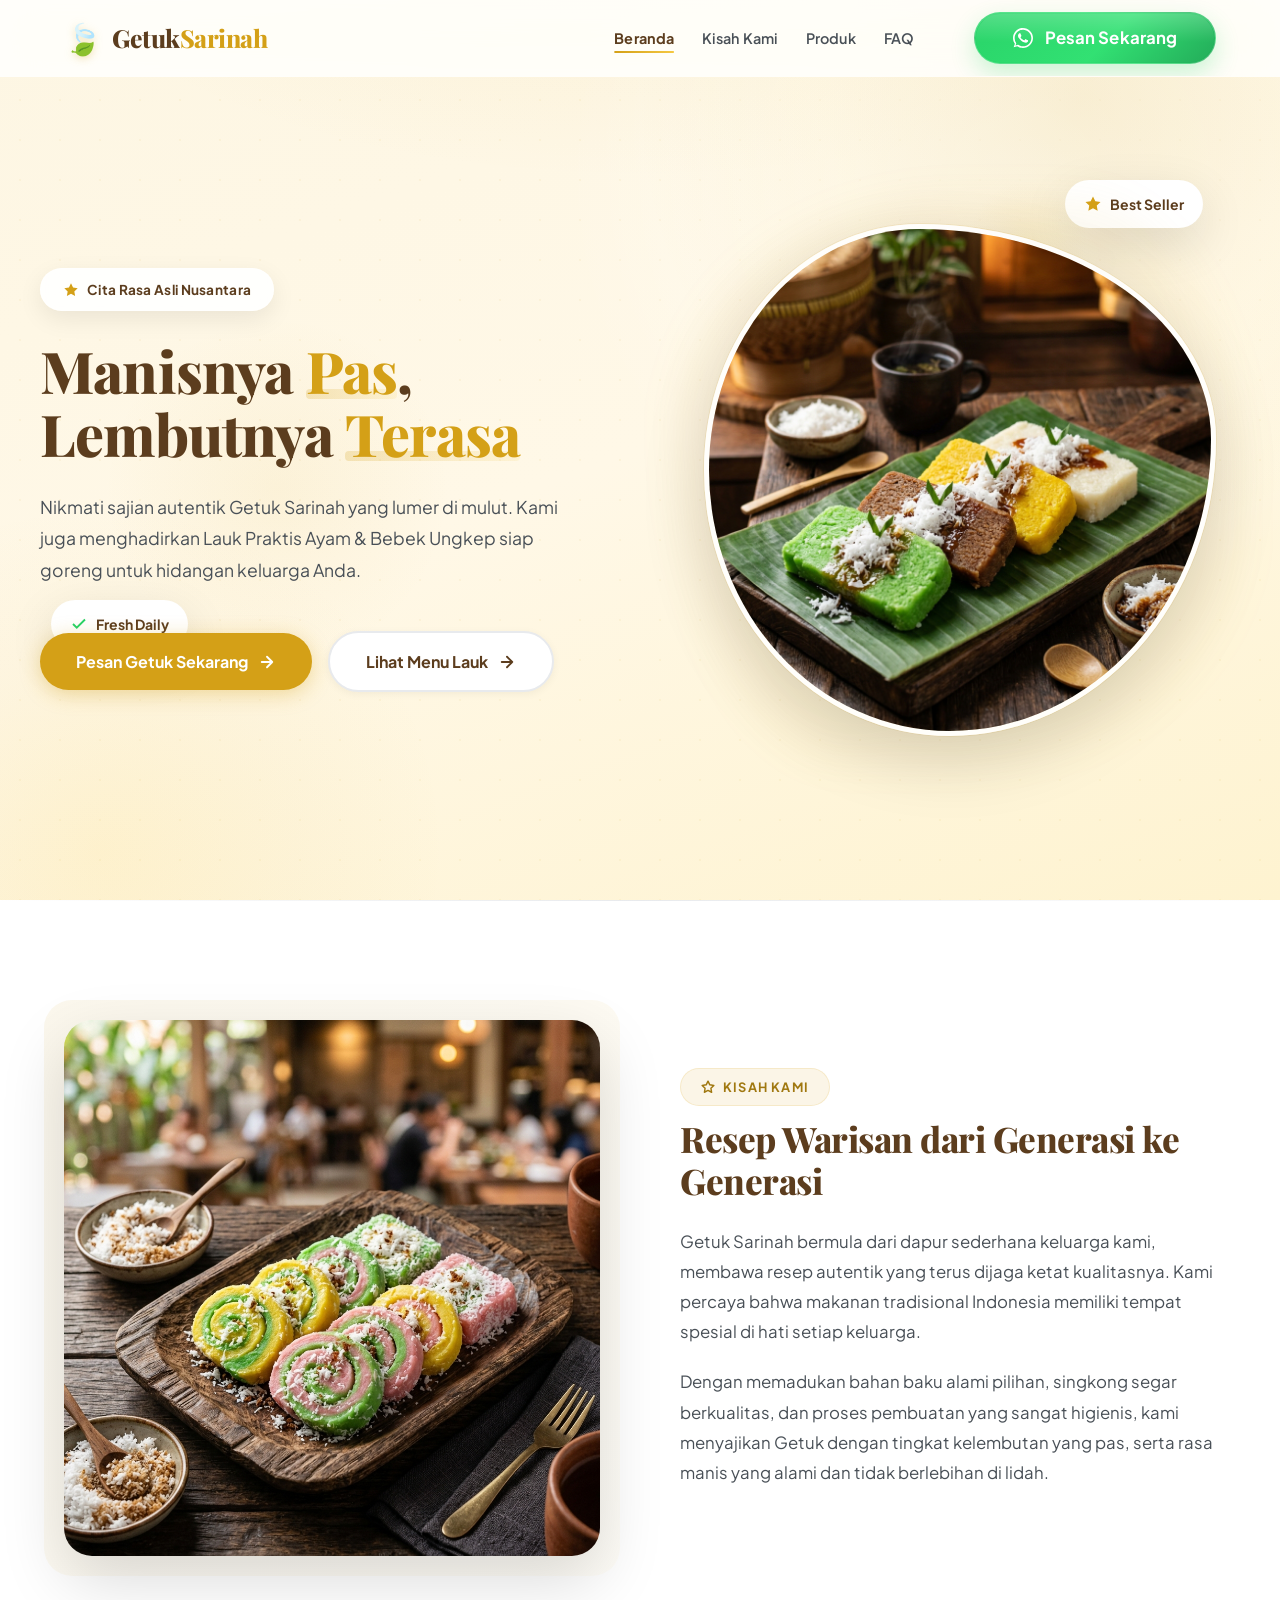
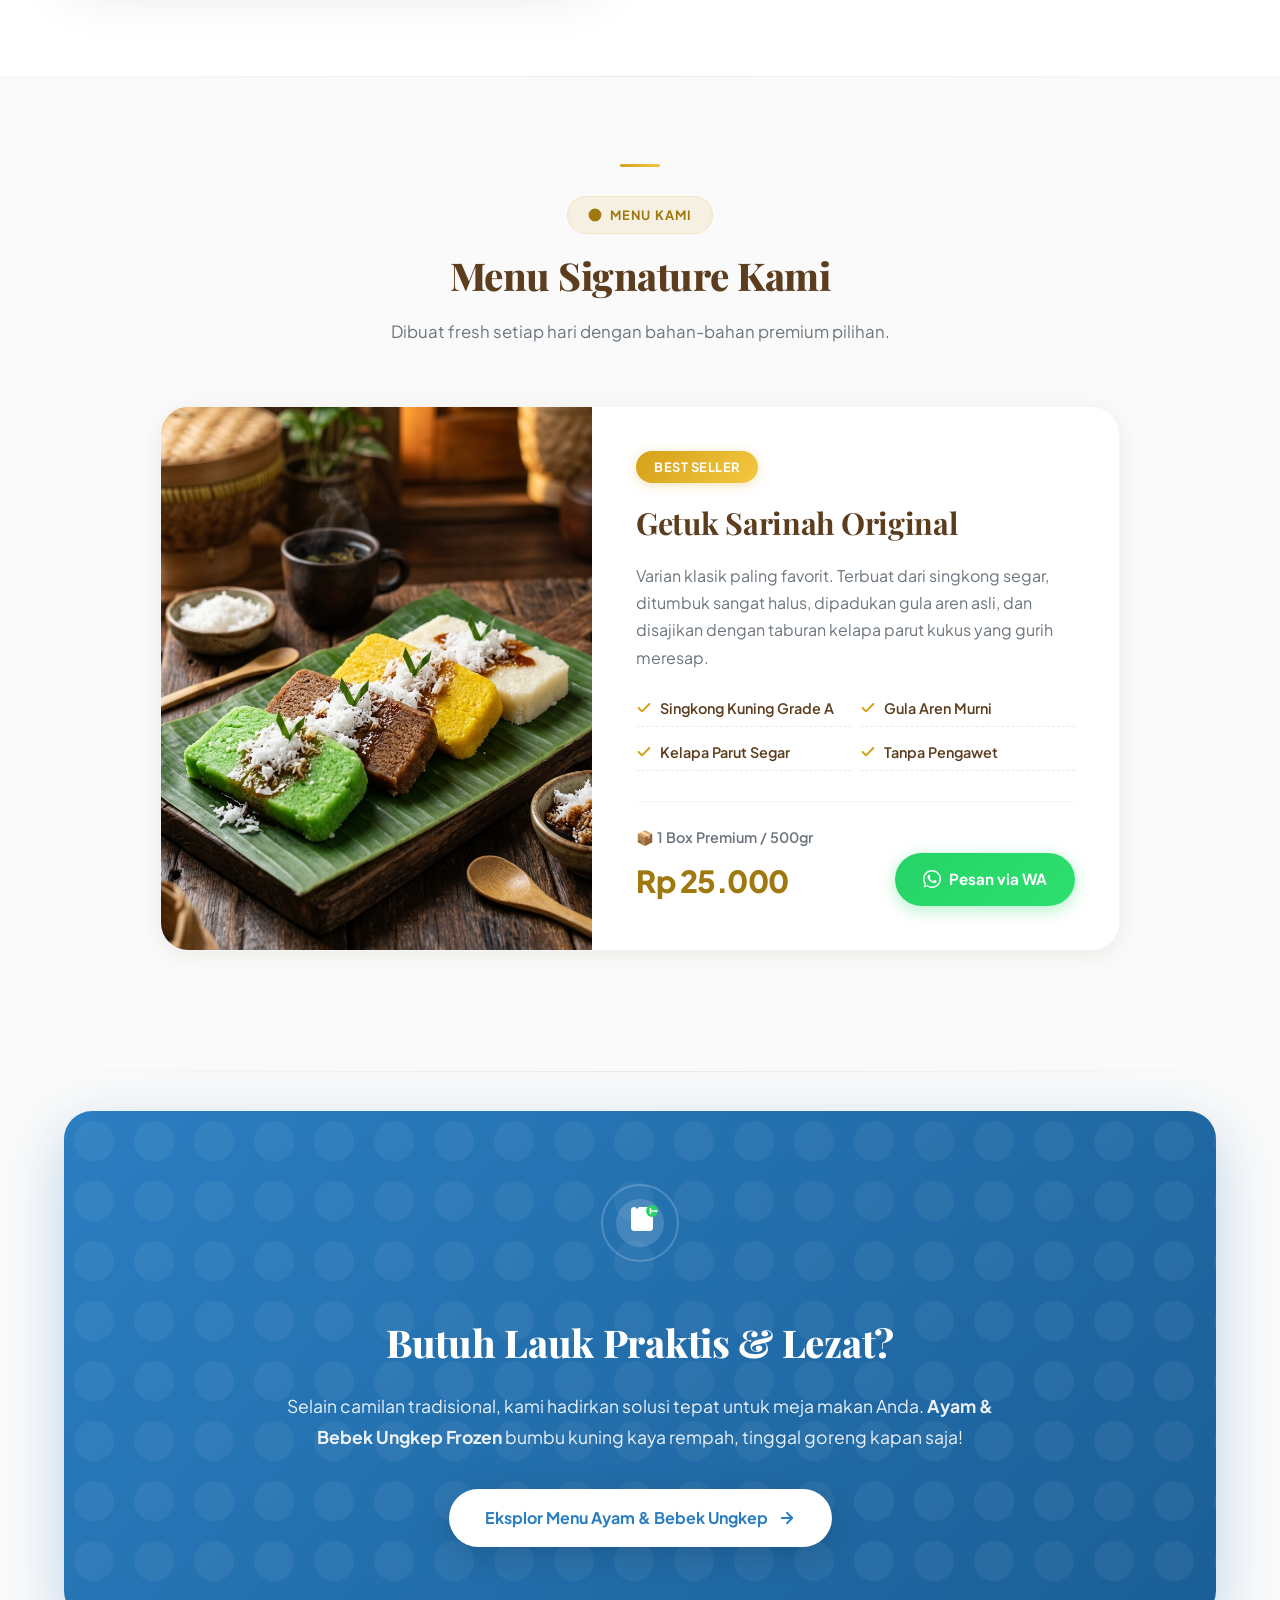
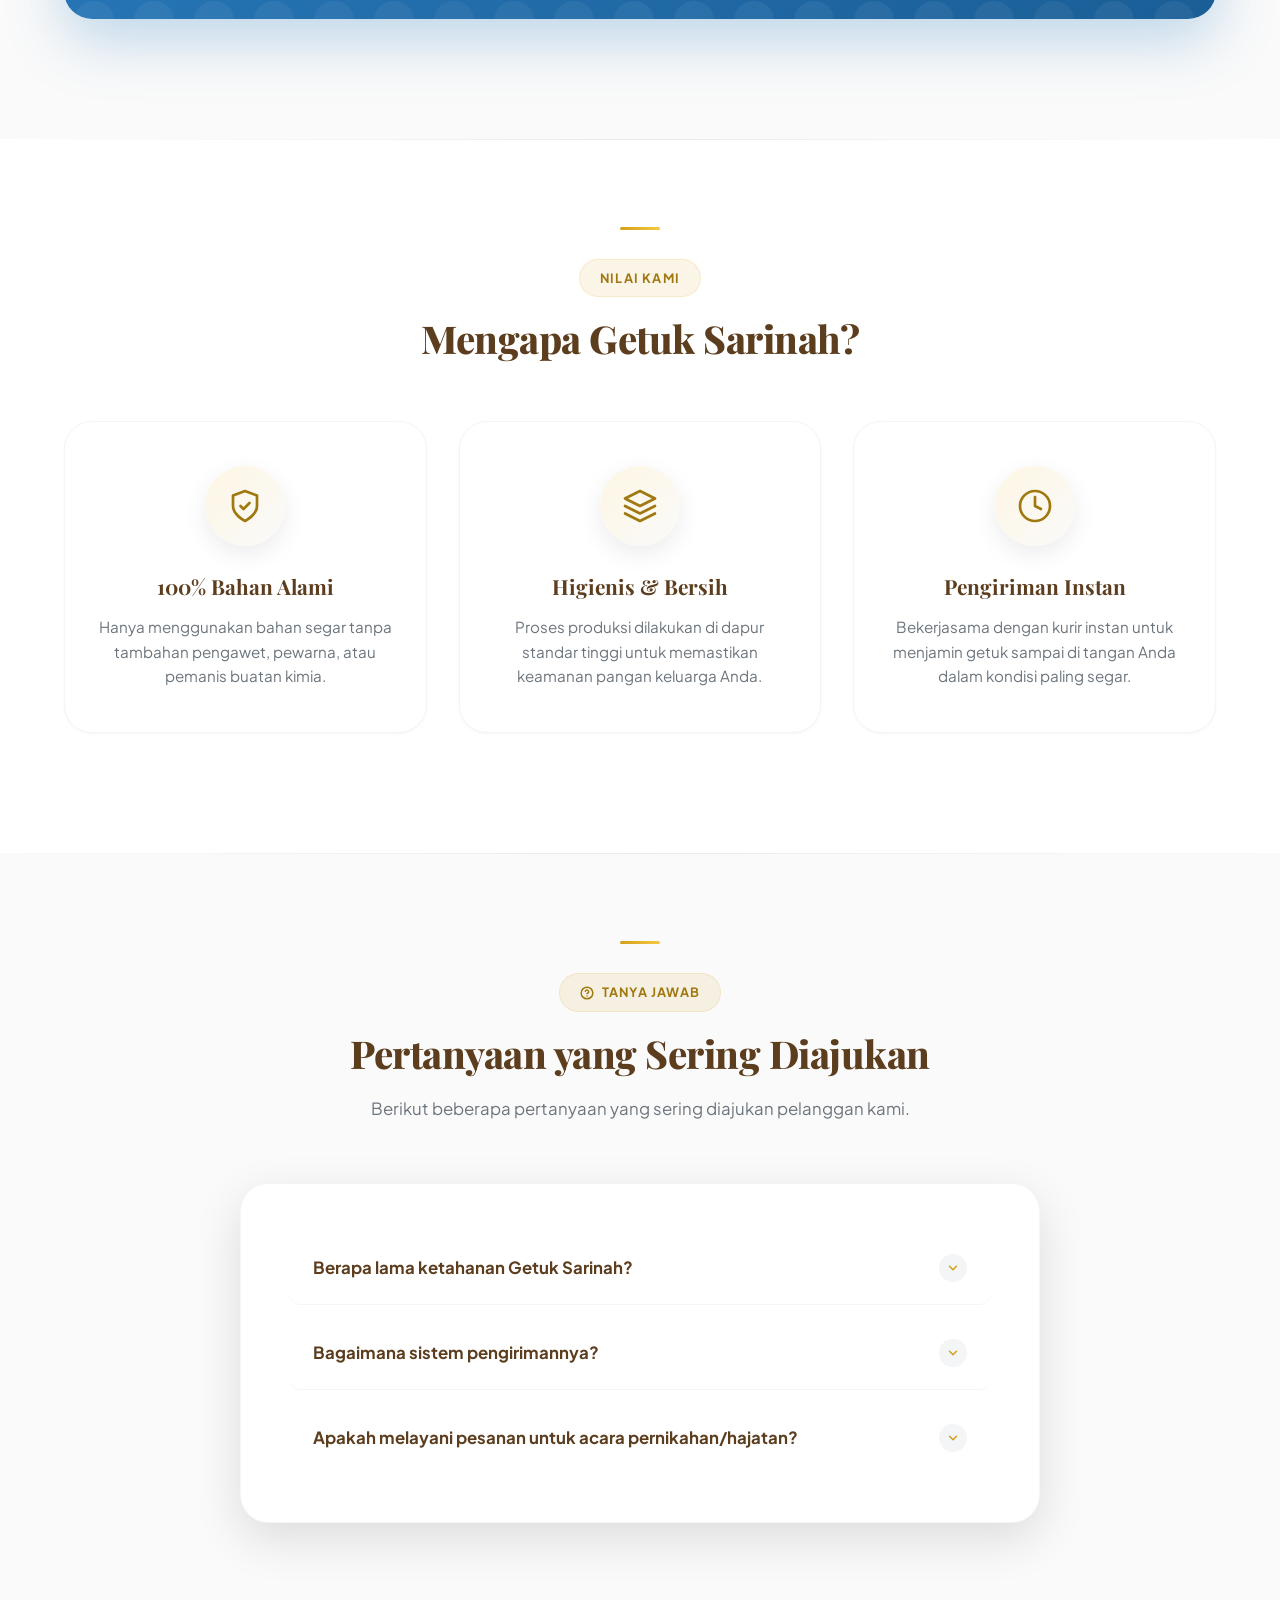
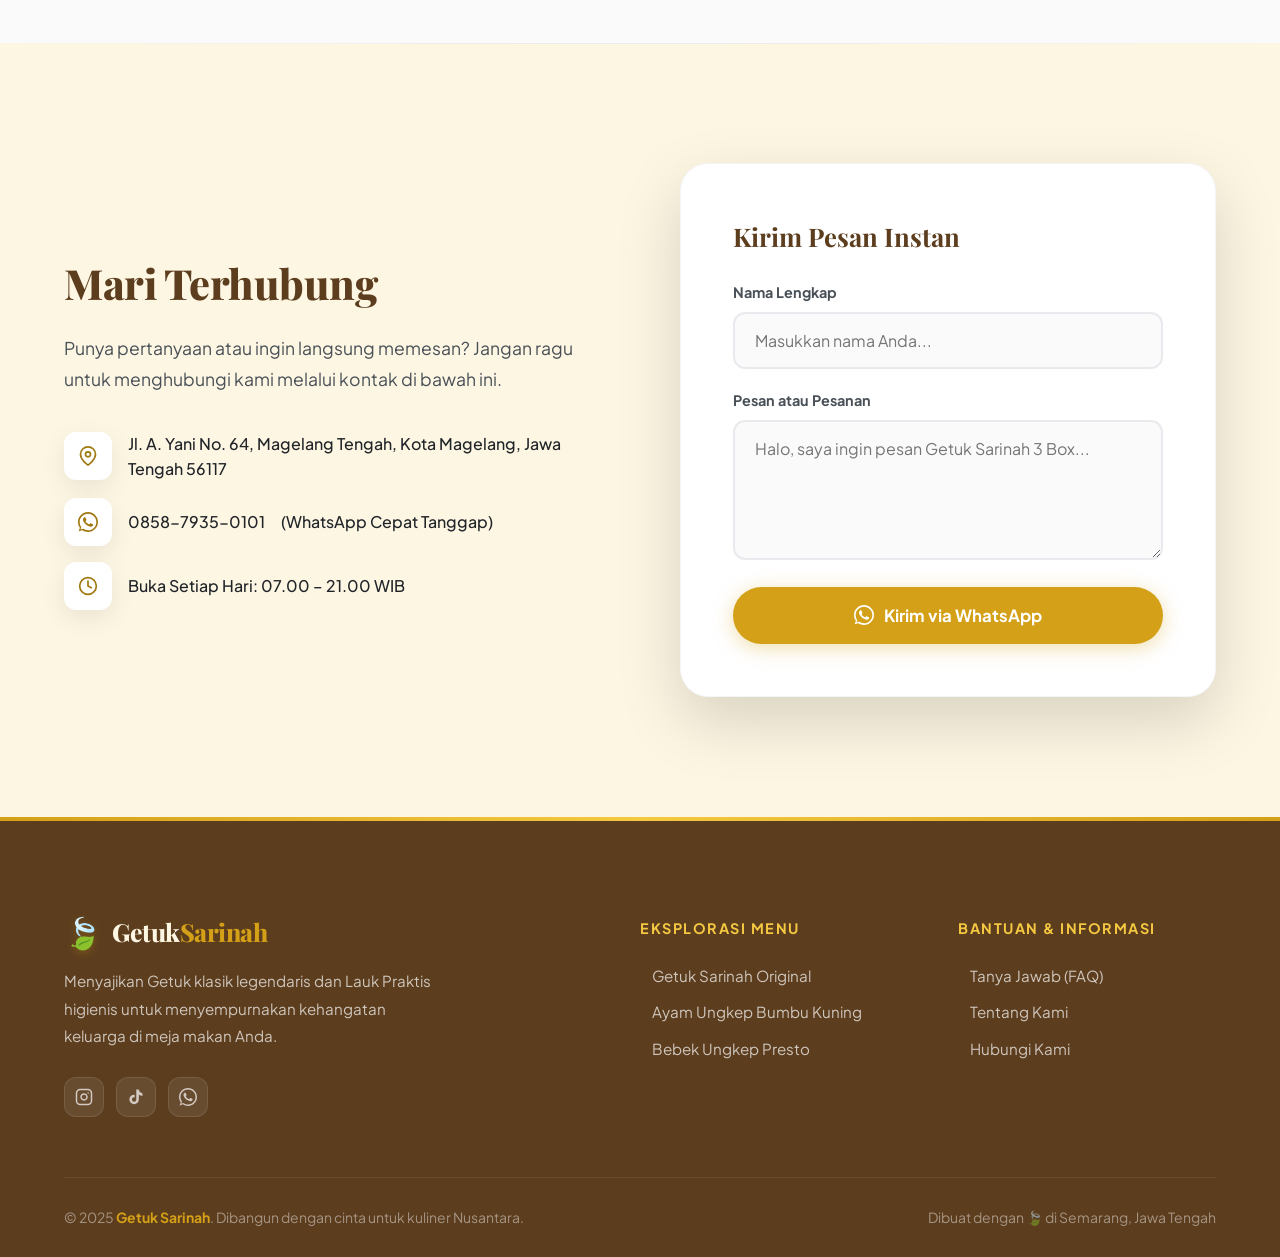
<file: index.html>
<!DOCTYPE html>
<html lang="id">
<head>
  <meta charset="UTF-8" />
  <meta name="viewport" content="width=device-width, initial-scale=1.0" />
  <title>Getuk Sarinah – Tradisional & Lembut</title>
  <meta name="description" content="Getuk Sarinah – Resep warisan keluarga. Nikmati kelezatan gethuk tradisional dan lauk praktis siap saji kami." />
  <link rel="preconnect" href="https://fonts.googleapis.com" />
  <link rel="preconnect" href="https://fonts.gstatic.com" crossorigin />
  <link href="https://fonts.googleapis.com/css2?family=Playfair+Display:wght@600;700;800&family=Plus+Jakarta+Sans:wght@400;500;600;700&display=swap" rel="stylesheet" />
  <link rel="stylesheet" href="style.css" />
</head>
<body>

  <!-- NAVBAR -->
  <nav class="navbar" id="navbar">
    <div class="nav-container">
      <a href="index.html" class="logo">
        <span class="logo-icon">🍃</span>
        <span class="logo-text">Getuk<span class="logo-accent">Sarinah</span></span>
      </a>
      <ul class="nav-links" id="navLinks">
        <li>
          <a href="#home" class="active">
            Beranda
            <svg width="16" height="16" viewBox="0 0 24 24" fill="none" stroke="currentColor" stroke-width="2" stroke-linecap="round" stroke-linejoin="round">
              <path d="M9 18l6-6-6-6"/>
            </svg>
          </a>
        </li>
        <li>
          <a href="#tentang">
            Kisah Kami
            <svg width="16" height="16" viewBox="0 0 24 24" fill="none" stroke="currentColor" stroke-width="2" stroke-linecap="round" stroke-linejoin="round">
              <path d="M9 18l6-6-6-6"/>
            </svg>
          </a>
        </li>
        <li>
          <a href="#produk">
            Produk
            <svg width="16" height="16" viewBox="0 0 24 24" fill="none" stroke="currentColor" stroke-width="2" stroke-linecap="round" stroke-linejoin="round">
              <path d="M9 18l6-6-6-6"/>
            </svg>
          </a>
        </li>
        <li>
          <a href="#faq">
            FAQ
            <svg width="16" height="16" viewBox="0 0 24 24" fill="none" stroke="currentColor" stroke-width="2" stroke-linecap="round" stroke-linejoin="round">
              <path d="M9 18l6-6-6-6"/>
            </svg>
          </a>
        </li>
        <li>
          <a href="https://wa.me/6285879350101" class="nav-cta pulse-glow">
            <svg width="20" height="20" viewBox="0 0 24 24" fill="currentColor">
              <path d="M17.472 14.382c-.297-.149-1.758-.867-2.03-.967-.273-.099-.471-.148-.67.15-.197.297-.767.966-.94 1.164-.173.199-.347.223-.644.075-.297-.15-1.255-.463-2.39-1.475-.883-.788-1.48-1.761-1.653-2.059-.173-.297-.018-.458.13-.606.134-.133.298-.347.446-.52.149-.174.198-.298.298-.497.099-.198.05-.371-.025-.52-.075-.149-.669-1.612-.916-2.207-.242-.579-.487-.5-.669-.51-.173-.008-.371-.01-.57-.01-.198 0-.52.074-.792.372-.272.297-1.04 1.016-1.04 2.479 0 1.462 1.065 2.875 1.213 3.074.149.198 2.096 3.2 5.077 4.487.709.306 1.262.489 1.694.625.712.227 1.36.195 1.871.118.571-.085 1.758-.719 2.006-1.413.248-.694.248-1.289.173-1.413-.074-.124-.272-.198-.57-.347z"/>
              <path d="M12 0C5.373 0 0 5.373 0 12c0 2.625.846 5.059 2.284 7.034L.789 23.211l4.287-1.398A11.94 11.94 0 0 0 12 24c6.627 0 12-5.373 12-12S18.627 0 12 0zm0 22c-2.103 0-4.09-.65-5.773-1.767l-.413-.28-2.794.913.934-2.713-.297-.462A9.932 9.932 0 0 1 2 12C2 6.477 6.477 2 12 2s10 4.477 10 10-4.477 10-10 10z"/>
            </svg>
            Pesan Sekarang
          </a>
        </li>
      </ul>
      <button class="hamburger" id="hamburger" aria-label="Menu">
        <span></span><span></span><span></span>
      </button>
    </div>
  </nav>

  <!-- HERO -->
  <section class="hero" id="home">
    <div class="hero-bg-shapes">
      <div class="hero-dots"></div>
      <div class="hero-dot-overlay"></div>
      <div class="shape shape-1"></div>
      <div class="shape shape-2"></div>
      <div class="shape shape-3"></div>
      <div class="shape shape-4"></div>
      <div class="shape shape-5"></div>
      <div class="floating-badge wiggle" style="top: 20%; right: 6%; animation-delay: -1s;">
        <svg width="18" height="18" viewBox="0 0 24 24" fill="var(--mustard)" xmlns="http://www.w3.org/2000/svg">
          <path d="M12 2L15.09 8.26L22 9.27L17 14.14L18.18 21.02L12 17.77L5.82 21.02L7 14.14L2 9.27L8.91 8.26L12 2Z"/>
        </svg>
        Best Seller
      </div>
      <div class="floating-badge heartbeat" style="bottom: 28%; left: 4%; animation-delay: -3s;">
        <svg width="18" height="18" viewBox="0 0 24 24" fill="none" stroke="var(--green)" stroke-width="2.5" xmlns="http://www.w3.org/2000/svg">
          <path d="M20 6L9 17L4 12"/>
        </svg>
        Fresh Daily
      </div>
    </div>
    <div class="hero-container">
      <div class="hero-text">
        <span class="hero-badge pulse-glow">
          <svg width="16" height="16" viewBox="0 0 24 24" fill="var(--mustard)" xmlns="http://www.w3.org/2000/svg">
            <path d="M12 2L15.09 8.26L22 9.27L17 14.14L18.18 21.02L12 17.77L5.82 21.02L7 14.14L2 9.27L8.91 8.26L12 2Z"/>
          </svg>
          Cita Rasa Asli Nusantara
        </span>
        <h1 class="hero-title">Manisnya <span class="highlight">Pas</span>,<br/>Lembutnya <span class="highlight">Terasa</span></h1>
        <p class="hero-desc">Nikmati sajian autentik Getuk Sarinah yang lumer di mulut. Kami juga menghadirkan Lauk Praktis Ayam & Bebek Ungkep siap goreng untuk hidangan keluarga Anda.</p>
        <div class="hero-actions">
          <a href="https://wa.me/6285879350101?text=Halo!%20Saya%20tertarik%20dengan%20produk%20Getuk%20Sarinah.%20Mohon%20informasi%20lengkapnya." target="_blank" class="btn-primary">
            Pesan Getuk Sekarang
            <svg width="18" height="18" viewBox="0 0 24 24" fill="none" stroke="currentColor" stroke-width="2.5" stroke-linecap="round" stroke-linejoin="round">
              <path d="M5 12h14M12 5l7 7-7 7"/>
            </svg>
          </a>
          <a href="ayam.html" class="btn-secondary">
            Lihat Menu Lauk
            <svg width="18" height="18" viewBox="0 0 24 24" fill="none" stroke="currentColor" stroke-width="2.5" stroke-linecap="round" stroke-linejoin="round">
              <path d="M5 12h14M12 5l7 7-7 7"/>
            </svg>
          </a>
        </div>
      </div>
      <div class="hero-images">
        <div class="hero-img-wrapper">
          <div class="hero-img-main">
            <img src="images/gethuk_hero.png" alt="Getuk Sarinah" />
          </div>
        </div>
      </div>
    </div>
  </section>

  <!-- TENTANG KAMI -->
  <section class="about" id="tentang">
    <div class="container">
      <div class="about-grid">
        <div class="about-img" data-animate="left">
           <img src="images/gethuk_lindri.png" alt="Tentang Getuk Sarinah" />
        </div>
        <div class="about-text" data-animate="right" data-delay="100">
          <span class="section-tag">
            <svg width="14" height="14" viewBox="0 0 24 24" fill="none" stroke="var(--mustard-dark)" stroke-width="2.5" stroke-linecap="round" stroke-linejoin="round">
              <path d="M12 2L15.09 8.26L22 9.27L17 14.14L18.18 21.02L12 17.77L5.82 21.02L7 14.14L2 9.27L8.91 8.26L12 2Z"/>
            </svg>
            Kisah Kami
          </span>
          <h2 class="section-title">Resep Warisan dari Generasi ke Generasi</h2>
          <p>Getuk Sarinah bermula dari dapur sederhana keluarga kami, membawa resep autentik yang terus dijaga ketat kualitasnya. Kami percaya bahwa makanan tradisional Indonesia memiliki tempat spesial di hati setiap keluarga.</p>
          <p>Dengan memadukan bahan baku alami pilihan, singkong segar berkualitas, dan proses pembuatan yang sangat higienis, kami menyajikan Getuk dengan tingkat kelembutan yang pas, serta rasa manis yang alami dan tidak berlebihan di lidah.</p>
        </div>
      </div>
    </div>
  </section>

  <!-- PRODUK GETHUK -->
  <section class="produk" id="produk">
    <div class="container">
        <div class="section-header" data-animate="up">
          <span class="section-tag">
            <svg width="14" height="14" viewBox="0 0 24 24" fill="var(--mustard-dark)" stroke="var(--mustard-dark)" stroke-width="2" stroke-linecap="round" stroke-linejoin="round">
              <path d="M12 2a10 10 0 0 1 0 20 10 10 0 0 1 0-20z"/>
              <path d="M12 6c-3.3 0-6 2.7-6 6s2.7 6 6 6 6-2.7 6-6-2.7-6-6-6z"/>
            </svg>
            Menu Kami
          </span>
          <h2 class="section-title">Menu Signature Kami</h2>
          <p class="section-desc">Dibuat fresh setiap hari dengan bahan-bahan premium pilihan.</p>
        </div>

      <div class="produk-card horizontal" data-animate="up" data-delay="100">
        <div class="card-img-wrap">
          <img src="images/gethuk_hero.png" alt="Getuk Sarinah Original" loading="lazy" />
        </div>
        <div class="card-body">
          <div class="card-badge">Best Seller</div>
          <h4>Getuk Sarinah Original</h4>
          <p class="desc">Varian klasik paling favorit. Terbuat dari singkong segar, ditumbuk sangat halus, dipadukan gula aren asli, dan disajikan dengan taburan kelapa parut kukus yang gurih meresap.</p>
          <ul class="features-list">
            <li>
              <svg width="16" height="16" viewBox="0 0 24 24" fill="none" stroke="var(--mustard)" stroke-width="3" stroke-linecap="round" stroke-linejoin="round">
                <path d="M20 6L9 17L4 12"/>
              </svg>
              Singkong Kuning Grade A
            </li>
            <li>
              <svg width="16" height="16" viewBox="0 0 24 24" fill="none" stroke="var(--mustard)" stroke-width="3" stroke-linecap="round" stroke-linejoin="round">
                <path d="M20 6L9 17L4 12"/>
              </svg>
              Gula Aren Murni
            </li>
            <li>
              <svg width="16" height="16" viewBox="0 0 24 24" fill="none" stroke="var(--mustard)" stroke-width="3" stroke-linecap="round" stroke-linejoin="round">
                <path d="M20 6L9 17L4 12"/>
              </svg>
              Kelapa Parut Segar
            </li>
            <li>
              <svg width="16" height="16" viewBox="0 0 24 24" fill="none" stroke="var(--mustard)" stroke-width="3" stroke-linecap="round" stroke-linejoin="round">
                <path d="M20 6L9 17L4 12"/>
              </svg>
              Tanpa Pengawet
            </li>
          </ul>
          <div class="card-footer">
            <div>
              <div class="card-weight">📦 1 Box Premium / 500gr</div>
              <span class="card-price">Rp 25.000</span>
            </div>
            <a href="https://wa.me/6285879350101?text=Halo!%20Saya%20mau%20pesan%20Getuk%20Sarinah%20Original.%20Mohon%20informasinya." target="_blank" class="btn-order">
              <svg width="18" height="18" viewBox="0 0 24 24" fill="currentColor">
                <path d="M17.472 14.382c-.297-.149-1.758-.867-2.03-.967-.273-.099-.471-.148-.67.15-.197.297-.767.966-.94 1.164-.173.199-.347.223-.644.075-.297-.15-1.255-.463-2.39-1.475-.883-.788-1.48-1.761-1.653-2.059-.173-.297-.018-.458.13-.606.134-.133.298-.347.446-.52.149-.174.198-.298.298-.497.099-.198.05-.371-.025-.52-.075-.149-.669-1.612-.916-2.207-.242-.579-.487-.5-.669-.51-.173-.008-.371-.01-.57-.01-.198 0-.52.074-.792.372-.272.297-1.04 1.016-1.04 2.479 0 1.462 1.065 2.875 1.213 3.074.149.198 2.096 3.2 5.077 4.487.709.306 1.262.489 1.694.625.712.227 1.36.195 1.871.118.571-.085 1.758-.719 2.006-1.413.248-.694.248-1.289.173-1.413-.074-.124-.272-.198-.57-.347z"/>
                <path d="M12 0C5.373 0 0 5.373 0 12c0 2.625.846 5.059 2.284 7.034L.789 23.211l4.287-1.398A11.94 11.94 0 0 0 12 24c6.627 0 12-5.373 12-12S18.627 0 12 0zm0 22c-2.103 0-4.09-.65-5.773-1.767l-.413-.28-2.794.913.934-2.713-.297-.462A9.932 9.932 0 0 1 2 12C2 6.477 6.477 2 12 2s10 4.477 10 10-4.477 10-10 10z"/>
              </svg>
              Pesan via WA
            </a>
          </div>
        </div>
      </div>
    </div>
  </section>

  <!-- BANNER LAUK -->
  <section class="banner-lauk">
    <div class="container">
      <div class="promo-banner" data-animate="up">
        <div class="promo-content">
          <div class="promo-icon heartbeat">
            <svg width="80" height="80" viewBox="0 0 80 80" fill="none" xmlns="http://www.w3.org/2000/svg">
              <circle cx="40" cy="40" r="38" stroke="rgba(255,255,255,0.2)" stroke-width="2"/>
              <path d="M40 16C26.745 16 16 26.745 16 40s10.745 24 24 24 24-10.745 24-24S53.255 16 40 16z" fill="rgba(255,255,255,0.15)"/>
              <path d="M40 24c-1.657 0-3 1.343-3 3v16l11 6.5 1 .5-1-.5-11-6.5V27c0-1.657-1.343-3-3-3s-3 1.343-3 3v18c0 1.657 1.343 3 3 3h16c1.657 0 3-1.343 3-3V27c0-1.657-1.343-3-3-3z" fill="white"/>
              <circle cx="52" cy="28" r="6" fill="#25D366"/>
              <path d="M50.5 25.5v5M52 28h5" stroke="white" stroke-width="1.5" stroke-linecap="round"/>
            </svg>
          </div>
          <h2>Butuh Lauk Praktis & Lezat?</h2>
          <p>Selain camilan tradisional, kami hadirkan solusi tepat untuk meja makan Anda. <strong>Ayam & Bebek Ungkep Frozen</strong> bumbu kuning kaya rempah, tinggal goreng kapan saja!</p>
          <a href="ayam.html" class="btn-primary white">
            Eksplor Menu Ayam & Bebek Ungkep
            <svg width="18" height="18" viewBox="0 0 24 24" fill="none" stroke="currentColor" stroke-width="2.5" stroke-linecap="round" stroke-linejoin="round">
              <path d="M5 12h14M12 5l7 7-7 7"/>
            </svg>
          </a>
        </div>
      </div>
    </div>
  </section>

  <!-- KEUNGGULAN -->
  <section class="keunggulan" id="keunggulan">
    <div class="container">
      <div class="section-header">
        <span class="section-tag">Nilai Kami</span>
        <h2 class="section-title">Mengapa Getuk Sarinah?</h2>
      </div>
      <div class="keunggulan-grid">
        <div class="keung-card" data-animate="up" data-delay="100">
          <div class="keung-icon">
            <svg width="36" height="36" viewBox="0 0 24 24" fill="none" stroke="var(--mustard-dark)" stroke-width="1.8" stroke-linecap="round" stroke-linejoin="round">
              <path d="M12 22s8-4 8-10V5l-8-3-8 3v7c0 6 8 10 8 10z"/>
              <path d="M9 12l2 2 4-4"/>
            </svg>
          </div>
          <h4>100% Bahan Alami</h4>
          <p>Hanya menggunakan bahan segar tanpa tambahan pengawet, pewarna, atau pemanis buatan kimia.</p>
        </div>
        <div class="keung-card">
          <div class="keung-icon">
            <svg width="36" height="36" viewBox="0 0 24 24" fill="none" stroke="var(--mustard-dark)" stroke-width="1.8" stroke-linecap="round" stroke-linejoin="round">
              <path d="M12 2L2 7l10 5 10-5-10-5z"/>
              <path d="M2 17l10 5 10-5"/>
              <path d="M2 12l10 5 10-5"/>
            </svg>
          </div>
          <h4>Higienis & Bersih</h4>
          <p>Proses produksi dilakukan di dapur standar tinggi untuk memastikan keamanan pangan keluarga Anda.</p>
        </div>
        <div class="keung-card">
          <div class="keung-icon">
            <svg width="36" height="36" viewBox="0 0 24 24" fill="none" stroke="var(--mustard-dark)" stroke-width="1.8" stroke-linecap="round" stroke-linejoin="round">
              <circle cx="12" cy="12" r="10"/>
              <polyline points="12 6 12 12 16 14"/>
            </svg>
          </div>
          <h4>Pengiriman Instan</h4>
          <p>Bekerjasama dengan kurir instan untuk menjamin getuk sampai di tangan Anda dalam kondisi paling segar.</p>
        </div>
      </div>
    </div>
  </section>

  <!-- FAQ -->
  <section class="faq" id="faq">
    <div class="container">
      <div class="section-header" data-animate="up">
        <span class="section-tag">
          <svg width="14" height="14" viewBox="0 0 24 24" fill="none" stroke="var(--mustard-dark)" stroke-width="2.5" stroke-linecap="round" stroke-linejoin="round">
            <circle cx="12" cy="12" r="10"/>
            <path d="M9.09 9a3 3 0 0 1 5.83 1c0 2-3 3-3 3"/>
            <line x1="12" y1="17" x2="12.01" y2="17"/>
          </svg>
          Tanya Jawab
        </span>
        <h2 class="section-title">Pertanyaan yang Sering Diajukan</h2>
        <p class="section-desc">Berikut beberapa pertanyaan yang sering diajukan pelanggan kami.</p>
      </div>
      <div class="faq-container" data-animate="up">
        <div class="faq-item">
          <div class="faq-question">Berapa lama ketahanan Getuk Sarinah? <span class="arrow">
            <svg width="14" height="14" viewBox="0 0 24 24" fill="none" stroke="currentColor" stroke-width="2.5" stroke-linecap="round" stroke-linejoin="round">
              <path d="M6 9l6 6 6-6"/>
            </svg>
          </span></div>
          <div class="faq-answer">
            <p>Karena kami tidak menggunakan pengawet, Getuk Sarinah tahan 1 hari (24 jam) di suhu ruang yang sejuk, dan tahan hingga 3 hari jika disimpan di dalam wadah tertutup di dalam kulkas (chiller).</p>
          </div>
        </div>
        <div class="faq-item">
          <div class="faq-question">Bagaimana sistem pengirimannya? <span class="arrow">
            <svg width="14" height="14" viewBox="0 0 24 24" fill="none" stroke="currentColor" stroke-width="2.5" stroke-linecap="round" stroke-linejoin="round">
              <path d="M6 9l6 6 6-6"/>
            </svg>
          </span></div>
          <div class="faq-answer">
            <p>Untuk produk Getuk, kami sangat menyarankan pengiriman instan (seperti GoSend atau GrabExpress) agar produk diterima dalam keadaan fresh. Pengiriman keluar kota saat ini hanya berlaku untuk produk Frozen Food (Ayam/Bebek Ungkep) menggunakan Paxel.</p>
          </div>
        </div>
        <div class="faq-item">
          <div class="faq-question">Apakah melayani pesanan untuk acara pernikahan/hajatan? <span class="arrow">
            <svg width="14" height="14" viewBox="0 0 24 24" fill="none" stroke="currentColor" stroke-width="2.5" stroke-linecap="round" stroke-linejoin="round">
              <path d="M6 9l6 6 6-6"/>
            </svg>
          </span></div>
          <div class="faq-answer"><p>Tentu saja! Kami sering melayani pesanan dalam partai besar untuk berbagai acara. Silakan hubungi admin WhatsApp kami minimal H-3 sebelum acara untuk mendapatkan penawaran harga khusus.</p></div>
        </div>
      </div>
    </div>
  </section>

  <!-- KONTAK -->
  <section class="kontak" id="kontak">
    <div class="container">
      <div class="kontak-wrapper">
        <div class="kontak-info" data-animate="left">
          <h2>Mari Terhubung</h2>
          <p>Punya pertanyaan atau ingin langsung memesan? Jangan ragu untuk menghubungi kami melalui kontak di bawah ini.</p>
          <ul class="kontak-list">
            <li>
              <div class="icon-box">
                <svg width="20" height="20" viewBox="0 0 24 24" fill="none" stroke="var(--mustard-dark)" stroke-width="2" stroke-linecap="round" stroke-linejoin="round" class="scale-pop">
                  <path d="M21 10c0 7-9 13-9 13s-9-6-9-13a9 9 0 0 1 18 0z"/>
                  <circle cx="12" cy="10" r="3"/>
                </svg>
              </div>
              Jl. A. Yani No. 64, Magelang Tengah, Kota Magelang, Jawa Tengah 56117
            </li>
            <li>
              <div class="icon-box">
                <svg width="20" height="20" viewBox="0 0 24 24" fill="currentColor">
                  <path d="M17.472 14.382c-.297-.149-1.758-.867-2.03-.967-.273-.099-.471-.148-.67.15-.197.297-.767.966-.94 1.164-.173.199-.347.223-.644.075-.297-.15-1.255-.463-2.39-1.475-.883-.788-1.48-1.761-1.653-2.059-.173-.297-.018-.458.13-.606.134-.133.298-.347.446-.52.149-.174.198-.298.298-.497.099-.198.05-.371-.025-.52-.075-.149-.669-1.612-.916-2.207-.242-.579-.487-.5-.669-.51-.173-.008-.371-.01-.57-.01-.198 0-.52.074-.792.372-.272.297-1.04 1.016-1.04 2.479 0 1.462 1.065 2.875 1.213 3.074.149.198 2.096 3.2 5.077 4.487.709.306 1.262.489 1.694.625.712.227 1.36.195 1.871.118.571-.085 1.758-.719 2.006-1.413.248-.694.248-1.289.173-1.413-.074-.124-.272-.198-.57-.347z"/>
                  <path d="M12 0C5.373 0 0 5.373 0 12c0 2.625.846 5.059 2.284 7.034L.789 23.211l4.287-1.398A11.94 11.94 0 0 0 12 24c6.627 0 12-5.373 12-12S18.627 0 12 0zm0 22c-2.103 0-4.09-.65-5.773-1.767l-.413-.28-2.794.913.934-2.713-.297-.462A9.932 9.932 0 0 1 2 12C2 6.477 6.477 2 12 2s10 4.477 10 10-4.477 10-10 10z"/>
                </svg>
              </div>
              <a href="https://wa.me/6285879350101" target="_blank" style="color: inherit; text-decoration: none;">0858-7935-0101</a> (WhatsApp Cepat Tanggap)
            </li>
            <li>
              <div class="icon-box">
                <svg width="20" height="20" viewBox="0 0 24 24" fill="none" stroke="var(--mustard-dark)" stroke-width="2" stroke-linecap="round" stroke-linejoin="round">
                  <circle cx="12" cy="12" r="10"/>
                  <polyline points="12 6 12 12 16 14"/>
                </svg>
              </div>
              Buka Setiap Hari: 07.00 – 21.00 WIB
            </li>
          </ul>
        </div>
        <div class="kontak-form-wrap" data-animate="right" data-delay="100">
          <form class="kontak-form" id="kontakForm" onsubmit="handleFormSubmit(event)">
            <h3>Kirim Pesan Instan</h3>
            <div class="form-group">
            <label for="name">Nama Lengkap</label>
            <input type="text" id="name" name="name" placeholder="Masukkan nama Anda..." required />
          </div>
          <div class="form-group">
            <label for="message">Pesan atau Pesanan</label>
            <textarea id="message" name="message" placeholder="Halo, saya ingin pesan Getuk Sarinah 3 Box..." required></textarea>
          </div>
          <button type="submit" class="btn-primary full">
            <svg width="20" height="20" viewBox="0 0 24 24" fill="currentColor">
              <path d="M17.472 14.382c-.297-.149-1.758-.867-2.03-.967-.273-.099-.471-.148-.67.15-.197.297-.767.966-.94 1.164-.173.199-.347.223-.644.075-.297-.15-1.255-.463-2.39-1.475-.883-.788-1.48-1.761-1.653-2.059-.173-.297-.018-.458.13-.606.134-.133.298-.347.446-.52.149-.174.198-.298.298-.497.099-.198.05-.371-.025-.52-.075-.149-.669-1.612-.916-2.207-.242-.579-.487-.5-.669-.51-.173-.008-.371-.01-.57-.01-.198 0-.52.074-.792.372-.272.297-1.04 1.016-1.04 2.479 0 1.462 1.065 2.875 1.213 3.074.149.198 2.096 3.2 5.077 4.487.709.306 1.262.489 1.694.625.712.227 1.36.195 1.871.118.571-.085 1.758-.719 2.006-1.413.248-.694.248-1.289.173-1.413-.074-.124-.272-.198-.57-.347z"/>
              <path d="M12 0C5.373 0 0 5.373 0 12c0 2.625.846 5.059 2.284 7.034L.789 23.211l4.287-1.398A11.94 11.94 0 0 0 12 24c6.627 0 12-5.373 12-12S18.627 0 12 0zm0 22c-2.103 0-4.09-.65-5.773-1.767l-.413-.28-2.794.913.934-2.713-.297-.462A9.932 9.932 0 0 1 2 12C2 6.477 6.477 2 12 2s10 4.477 10 10-4.477 10-10 10z"/>
            </svg>
            Kirim via WhatsApp
          </button>
          </form>
        </div>
      </div>
    </div>
  </section>

  <!-- FOOTER -->
  <footer class="footer">
    <div class="container">
      <div class="footer-top">
        <div class="footer-brand">
          <a href="index.html" class="logo">
            <span class="logo-icon">🍃</span>
            <span class="logo-text">Getuk<span class="logo-accent">Sarinah</span></span>
          </a>
          <p>Menyajikan Getuk klasik legendaris dan Lauk Praktis higienis untuk menyempurnakan kehangatan keluarga di meja makan Anda.</p>
          <div class="footer-social">
            <a href="#" aria-label="Instagram">
              <svg width="18" height="18" viewBox="0 0 24 24" fill="none" stroke="currentColor" stroke-width="2" stroke-linecap="round" stroke-linejoin="round">
                <rect x="2" y="2" width="20" height="20" rx="5" ry="5"/>
                <path d="M16 11.37A4 4 0 1 1 12.63 8 4 4 0 0 1 16 11.37z"/>
                <line x1="17.5" y1="6.5" x2="17.51" y2="6.5"/>
              </svg>
            </a>
            <a href="#" aria-label="TikTok">
              <svg width="18" height="18" viewBox="0 0 24 24" fill="currentColor">
                <path d="M19.59 6.69a4.83 4.83 0 0 1-3.77-4.25V2h-3.45v13.67a2.89 2.89 0 0 1-2.88 2.5 2.89 2.89 0 0 1-2.89-2.89 2.89 2.89 0 0 1 2.89-2.89c.28 0 .54.04.79.1V9.01a6.27 6.27 0 0 0-.79-.05 6.34 6.34 0 0 0-6.34 6.34 6.34 6.34 0 0 0 6.34 6.34 6.34 6.34 0 0 0 6.33-6.34V9.01a8.16 8.16 0 0 0 4.77 1.52V7.12a4.85 4.85 0 0 1-1-.43z"/>
              </svg>
            </a>
            <a href="https://wa.me/6285879350101" aria-label="WhatsApp">
              <svg width="18" height="18" viewBox="0 0 24 24" fill="currentColor">
                <path d="M17.472 14.382c-.297-.149-1.758-.867-2.03-.967-.273-.099-.471-.148-.67.15-.197.297-.767.966-.94 1.164-.173.199-.347.223-.644.075-.297-.15-1.255-.463-2.39-1.475-.883-.788-1.48-1.761-1.653-2.059-.173-.297-.018-.458.13-.606.134-.133.298-.347.446-.52.149-.174.198-.298.298-.497.099-.198.05-.371-.025-.52-.075-.149-.669-1.612-.916-2.207-.242-.579-.487-.5-.669-.51-.173-.008-.371-.01-.57-.01-.198 0-.52.074-.792.372-.272.297-1.04 1.016-1.04 2.479 0 1.462 1.065 2.875 1.213 3.074.149.198 2.096 3.2 5.077 4.487.709.306 1.262.489 1.694.625.712.227 1.36.195 1.871.118.571-.085 1.758-.719 2.006-1.413.248-.694.248-1.289.173-1.413-.074-.124-.272-.198-.57-.347z"/>
                <path d="M12 0C5.373 0 0 5.373 0 12c0 2.625.846 5.059 2.284 7.034L.789 23.211l4.287-1.398A11.94 11.94 0 0 0 12 24c6.627 0 12-5.373 12-12S18.627 0 12 0zm0 22c-2.103 0-4.09-.65-5.773-1.767l-.413-.28-2.794.913.934-2.713-.297-.462A9.932 9.932 0 0 1 2 12C2 6.477 6.477 2 12 2s10 4.477 10 10-4.477 10-10 10z"/>
              </svg>
            </a>
          </div>
        </div>
        <div class="footer-links">
          <h5>Eksplorasi Menu</h5>
          <ul>
            <li><a href="#produk">Getuk Sarinah Original</a></li>
            <li><a href="ayam.html">Ayam Ungkep Bumbu Kuning</a></li>
            <li><a href="ayam.html">Bebek Ungkep Presto</a></li>
          </ul>
        </div>
        <div class="footer-links">
          <h5>Bantuan & Informasi</h5>
          <ul>
            <li><a href="#faq">Tanya Jawab (FAQ)</a></li>
            <li><a href="#tentang">Tentang Kami</a></li>
            <li><a href="#kontak">Hubungi Kami</a></li>
          </ul>
        </div>
      </div>
      <div class="footer-bottom">
          <p>© 2025 <span class="footer-bottom-brand">Getuk Sarinah</span>. Dibangun dengan cinta untuk kuliner Nusantara.</p>
          <p>Dibuat dengan 🍃 di Semarang, Jawa Tengah</p>
        </div>
    </div>
  </footer>

  <!-- SCROLL TO TOP -->
  <button class="scroll-top" id="scrollTop" aria-label="Scroll to top">
    <svg width="20" height="20" viewBox="0 0 24 24" fill="none" stroke="currentColor" stroke-width="2.5" stroke-linecap="round" stroke-linejoin="round">
      <path d="M18 15L12 9L6 15"/>
    </svg>
  </button>

  <script src="script.js"></script>
</body>
</html>
</file>
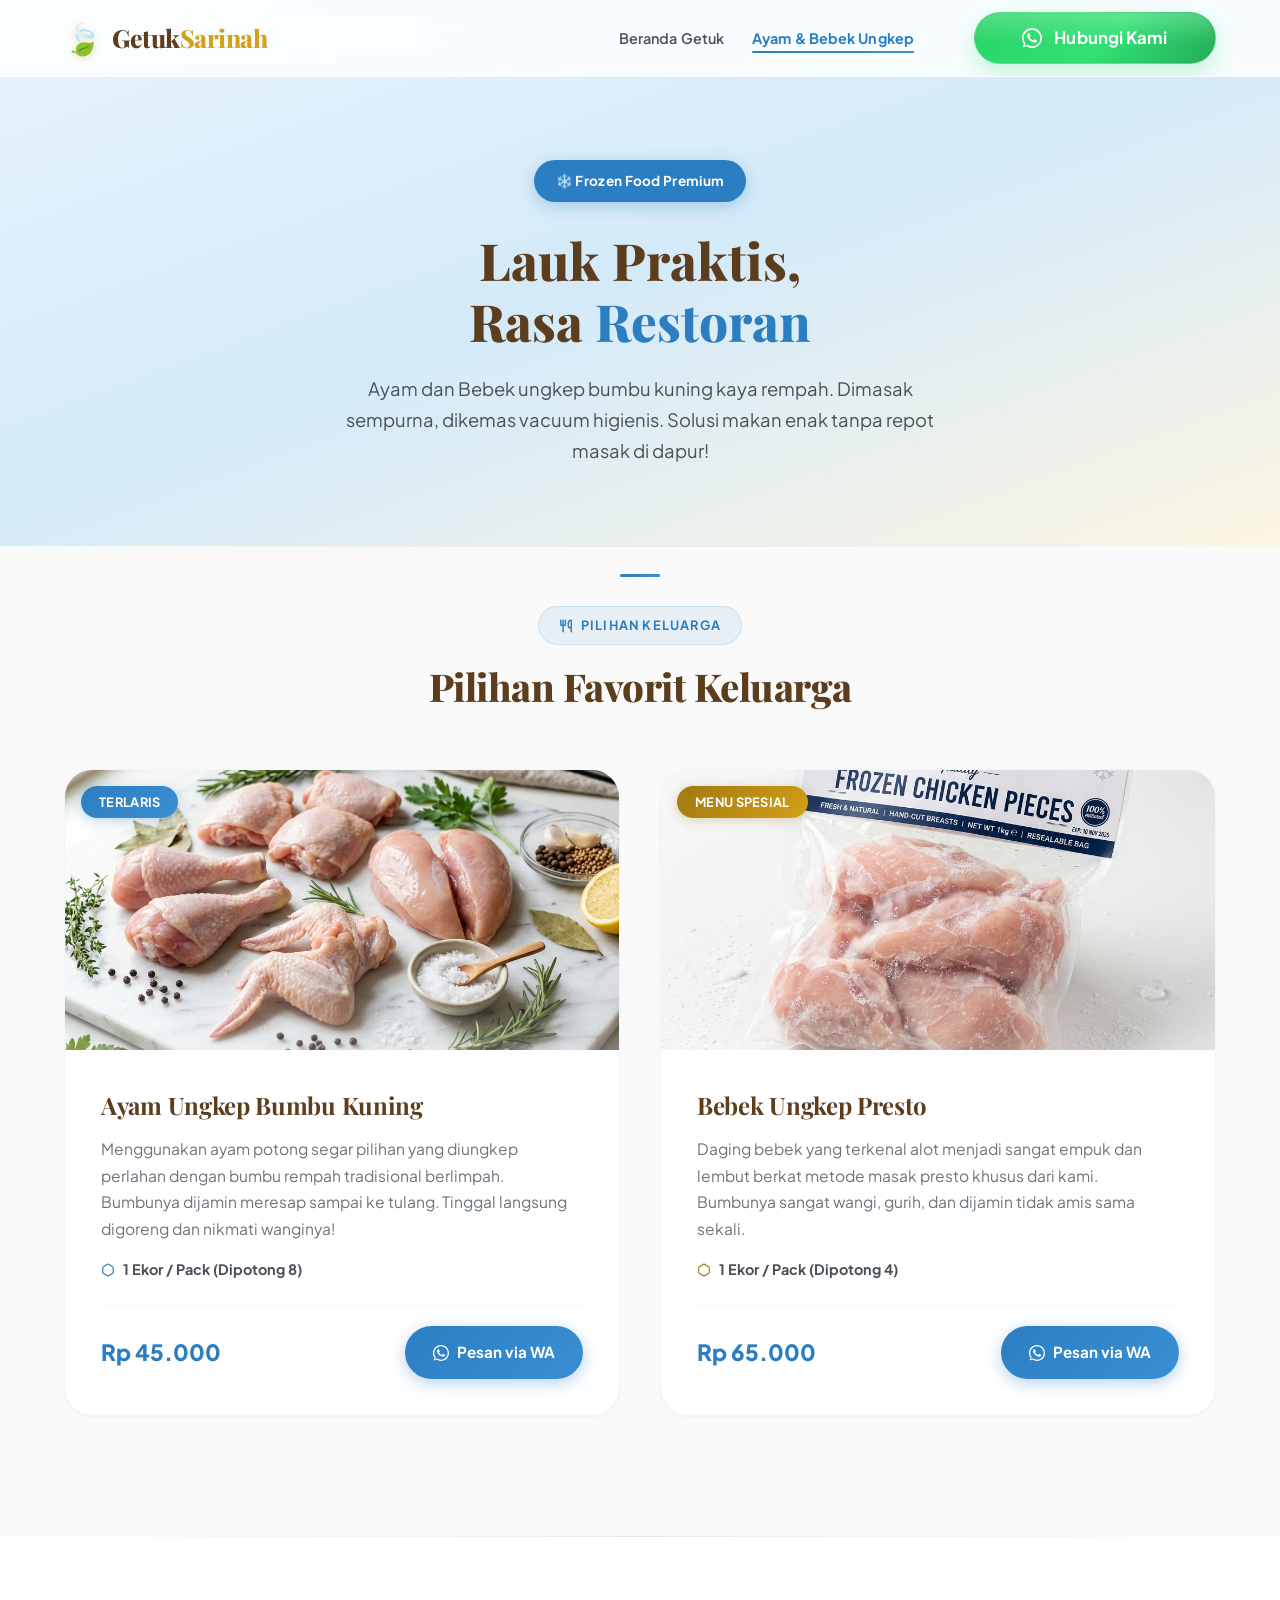
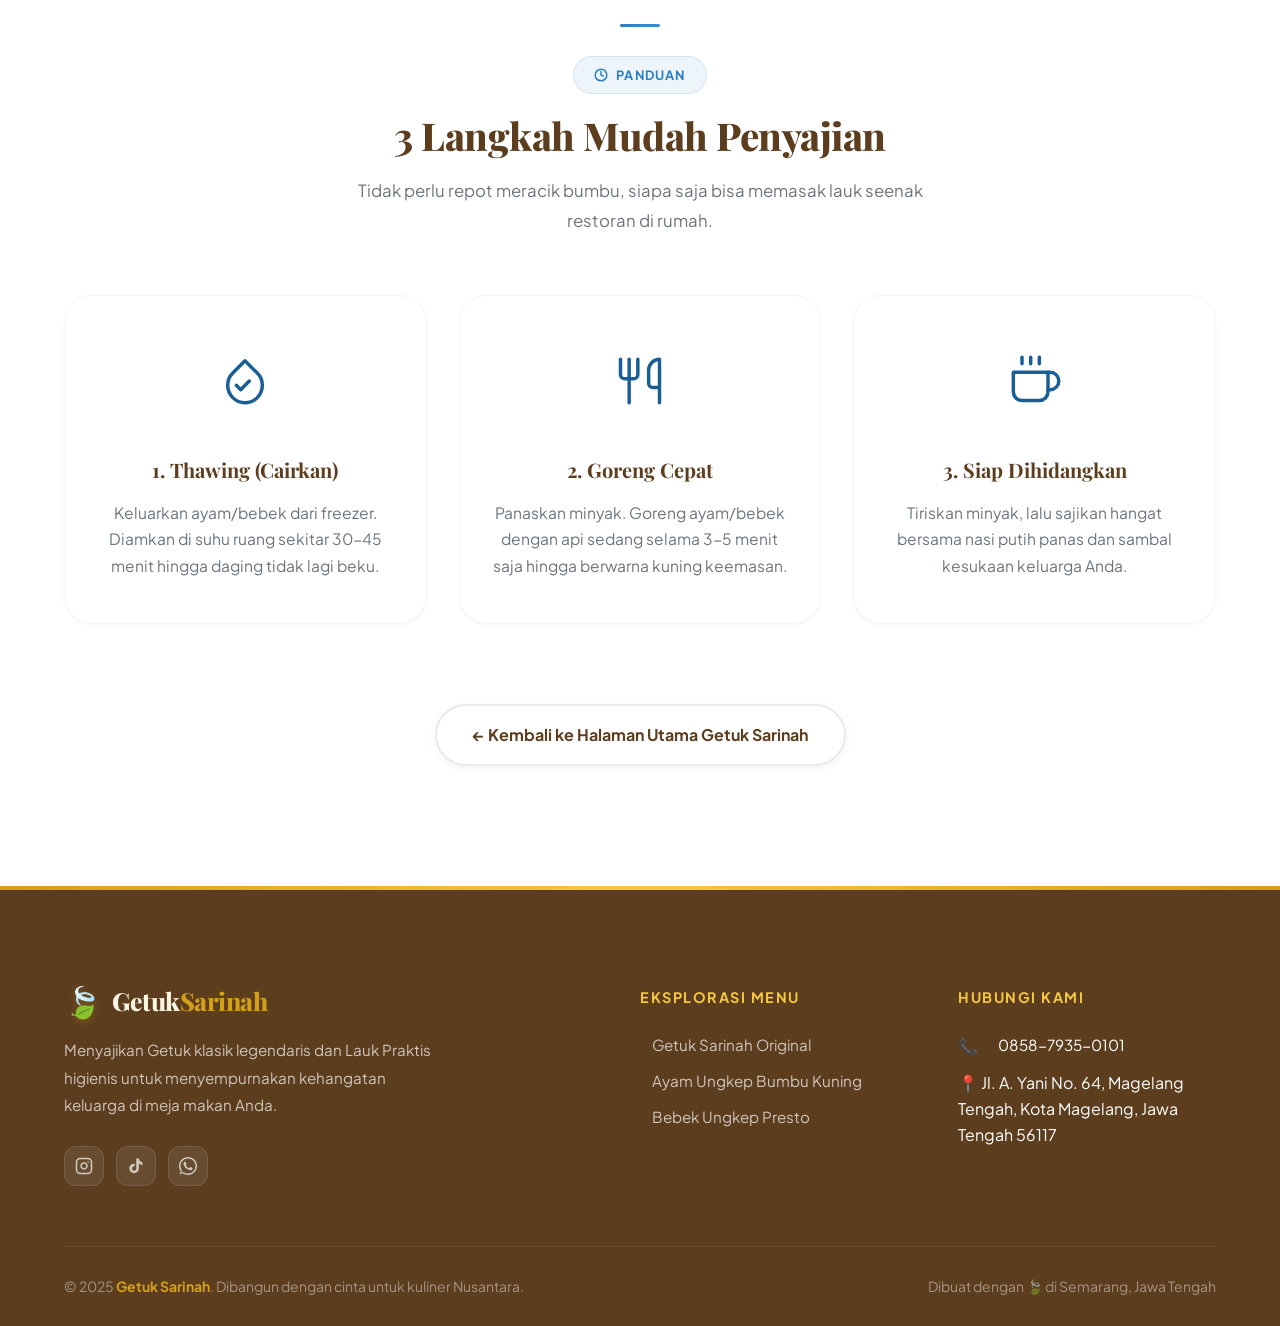
<file: ayam.html>
<!DOCTYPE html>
<html lang="id">
<head>
  <meta charset="UTF-8" />
  <meta name="viewport" content="width=device-width, initial-scale=1.0" />
  <title>Lauk Praktis Ayam & Bebek Ungkep - Getuk Sarinah</title>
  <meta name="description" content="Lauk praktis Ayam & Bebek Ungkep bumbu kuning dari Getuk Sarinah. Siap goreng, lezat, dan higienis!" />
  <link rel="preconnect" href="https://fonts.googleapis.com" />
  <link rel="preconnect" href="https://fonts.gstatic.com" crossorigin />
  <link href="https://fonts.googleapis.com/css2?family=Playfair+Display:wght@600;700;800&family=Plus+Jakarta+Sans:wght@400;500;600;700&display=swap" rel="stylesheet" />
  <link rel="stylesheet" href="style.css" />
</head>
<body class="page-ayam">

  <!-- NAVBAR -->
  <nav class="navbar" id="navbar">
    <div class="nav-container">
      <a href="index.html" class="logo">
        <span class="logo-icon">🍃</span>
        <span class="logo-text">Getuk<span class="logo-accent">Sarinah</span></span>
      </a>
      <ul class="nav-links" id="navLinks">
        <li>
          <a href="index.html">
            Beranda Getuk
            <svg width="16" height="16" viewBox="0 0 24 24" fill="none" stroke="currentColor" stroke-width="2" stroke-linecap="round" stroke-linejoin="round">
              <path d="M9 18l6-6-6-6"/>
            </svg>
          </a>
        </li>
        <li>
          <a href="ayam.html" class="active">
            Ayam & Bebek Ungkep
            <svg width="16" height="16" viewBox="0 0 24 24" fill="none" stroke="currentColor" stroke-width="2" stroke-linecap="round" stroke-linejoin="round">
              <path d="M9 18l6-6-6-6"/>
            </svg>
          </a>
        </li>
        <li>
          <a href="https://wa.me/6285879350101" target="_blank" class="nav-cta pulse-glow">
            <svg width="20" height="20" viewBox="0 0 24 24" fill="currentColor">
              <path d="M17.472 14.382c-.297-.149-1.758-.867-2.03-.967-.273-.099-.471-.148-.67.15-.197.297-.767.966-.94 1.164-.173.199-.347.223-.644.075-.297-.15-1.255-.463-2.39-1.475-.883-.788-1.48-1.761-1.653-2.059-.173-.297-.018-.458.13-.606.134-.133.298-.347.446-.52.149-.174.198-.298.298-.497.099-.198.05-.371-.025-.52-.075-.149-.669-1.612-.916-2.207-.242-.579-.487-.5-.669-.51-.173-.008-.371-.01-.57-.01-.198 0-.52.074-.792.372-.272.297-1.04 1.016-1.04 2.479 0 1.462 1.065 2.875 1.213 3.074.149.198 2.096 3.2 5.077 4.487.709.306 1.262.489 1.694.625.712.227 1.36.195 1.871.118.571-.085 1.758-.719 2.006-1.413.248-.694.248-1.289.173-1.413-.074-.124-.272-.198-.57-.347z"/>
              <path d="M12 0C5.373 0 0 5.373 0 12c0 2.625.846 5.059 2.284 7.034L.789 23.211l4.287-1.398A11.94 11.94 0 0 0 12 24c6.627 0 12-5.373 12-12S18.627 0 12 0zm0 22c-2.103 0-4.09-.65-5.773-1.767l-.413-.28-2.794.913.934-2.713-.297-.462A9.932 9.932 0 0 1 2 12C2 6.477 6.477 2 12 2s10 4.477 10 10-4.477 10-10 10z"/>
            </svg>
            Hubungi Kami
          </a>
        </li>
      </ul>
      <button class="hamburger" id="hamburger" aria-label="Menu">
        <span></span><span></span><span></span>
      </button>
    </div>
  </nav>

  <!-- HERO AYAM -->
  <section class="hero-ayam">
    <div class="hero-ayam-content" data-animate="up">
      <span class="hero-badge blue">❄️ Frozen Food Premium</span>
      <h1>Lauk Praktis,<br/>Rasa <span class="highlight-blue">Restoran</span></h1>
      <p>Ayam dan Bebek ungkep bumbu kuning kaya rempah. Dimasak sempurna, dikemas vacuum higienis. Solusi makan enak tanpa repot masak di dapur!</p>
    </div>
  </section>

  <!-- PRODUK AYAM & BEBEK -->
  <section class="produk" id="produk">
    <div class="container">
      <div class="section-header" data-animate="up">
         <span class="section-tag blue">
           <svg width="14" height="14" viewBox="0 0 24 24" fill="none" stroke="var(--blue)" stroke-width="2.5" stroke-linecap="round" stroke-linejoin="round">
             <path d="M3 2v7c0 1.1.9 2 2 2h4a2 2 0 0 0 2-2V2"/>
             <path d="M7 2v20"/>
             <path d="M21 15V2v0a5 5 0 0 0-5 5v6c0 1.1.9 2 2 2h3Zm0 0v7"/>
           </svg>
           Pilihan Keluarga
         </span>
         <h2 class="section-title">Pilihan Favorit Keluarga</h2>
       </div>

      <div class="produk-grid">
        
        <!-- AYAM UNGKEP -->
        <article class="produk-card vertical">
          <div class="card-badge is-blue">Terlaris</div>
          <div class="card-img-wrap">
            <img src="images/ayam_potong.png" alt="Ayam Ungkep Bumbu Kuning" loading="lazy"/>
          </div>
          <div class="card-body">
            <h4>Ayam Ungkep Bumbu Kuning</h4>
            <p>Menggunakan ayam potong segar pilihan yang diungkep perlahan dengan bumbu rempah tradisional berlimpah. Bumbunya dijamin meresap sampai ke tulang. Tinggal langsung digoreng dan nikmati wanginya!</p>
            <div class="card-weight">
              <svg width="14" height="14" viewBox="0 0 24 24" fill="none" stroke="var(--blue)" stroke-width="2" stroke-linecap="round" stroke-linejoin="round">
                <path d="M21 16V8a2 2 0 0 0-1-1.73l-7-4a2 2 0 0 0-2 0l-7 4A2 2 0 0 0 3 8v8a2 2 0 0 0 1 1.73l7 4a2 2 0 0 0 2 0l7-4A2 2 0 0 0 21 16z"/>
              </svg>
              1 Ekor / Pack (Dipotong 8)
            </div>
            <div class="card-footer">
              <span class="card-price is-blue">Rp 45.000</span>
              <a href="https://wa.me/6285879350101?text=Halo!%20Saya%20mau%20pesan%20Ayam%20Ungkep%20Bumbu%20Kuning.%20Mohon%20informasinya." target="_blank" class="btn-order is-blue">
                <svg width="16" height="16" viewBox="0 0 24 24" fill="currentColor">
                  <path d="M17.472 14.382c-.297-.149-1.758-.867-2.03-.967-.273-.099-.471-.148-.67.15-.197.297-.767.966-.94 1.164-.173.199-.347.223-.644.075-.297-.15-1.255-.463-2.39-1.475-.883-.788-1.48-1.761-1.653-2.059-.173-.297-.018-.458.13-.606.134-.133.298-.347.446-.52.149-.174.198-.298.298-.497.099-.198.05-.371-.025-.52-.075-.149-.669-1.612-.916-2.207-.242-.579-.487-.5-.669-.51-.173-.008-.371-.01-.57-.01-.198 0-.52.074-.792.372-.272.297-1.04 1.016-1.04 2.479 0 1.462 1.065 2.875 1.213 3.074.149.198 2.096 3.2 5.077 4.487.709.306 1.262.489 1.694.625.712.227 1.36.195 1.871.118.571-.085 1.758-.719 2.006-1.413.248-.694.248-1.289.173-1.413-.074-.124-.272-.198-.57-.347z"/>
                  <path d="M12 0C5.373 0 0 5.373 0 12c0 2.625.846 5.059 2.284 7.034L.789 23.211l4.287-1.398A11.94 11.94 0 0 0 12 24c6.627 0 12-5.373 12-12S18.627 0 12 0zm0 22c-2.103 0-4.09-.65-5.773-1.767l-.413-.28-2.794.913.934-2.713-.297-.462A9.932 9.932 0 0 1 2 12C2 6.477 6.477 2 12 2s10 4.477 10 10-4.477 10-10 10z"/>
                </svg>
                Pesan via WA
              </a>
            </div>
          </div>
        </article>

        <!-- BEBEK UNGKEP -->
        <article class="produk-card vertical">
          <div class="card-badge is-mustard">Menu Spesial</div>
          <div class="card-img-wrap">
            <img src="images/ayam_frozen_hero.png" alt="Bebek Ungkep Presto" loading="lazy"/>
          </div>
          <div class="card-body">
            <h4>Bebek Ungkep Presto</h4>
            <p>Daging bebek yang terkenal alot menjadi sangat empuk dan lembut berkat metode masak presto khusus dari kami. Bumbunya sangat wangi, gurih, dan dijamin tidak amis sama sekali.</p>
            <div class="card-weight">
              <svg width="14" height="14" viewBox="0 0 24 24" fill="none" stroke="var(--mustard-dark)" stroke-width="2" stroke-linecap="round" stroke-linejoin="round">
                <path d="M21 16V8a2 2 0 0 0-1-1.73l-7-4a2 2 0 0 0-2 0l-7 4A2 2 0 0 0 3 8v8a2 2 0 0 0 1 1.73l7 4a2 2 0 0 0 2 0l7-4A2 2 0 0 0 21 16z"/>
              </svg>
              1 Ekor / Pack (Dipotong 4)
            </div>
            <div class="card-footer">
              <span class="card-price is-blue">Rp 65.000</span>
              <a href="https://wa.me/6285879350101?text=Halo!%20Saya%20mau%20pesan%20Bebek%20Ungkep%20Presto.%20Mohon%20informasinya." target="_blank" class="btn-order is-blue">
                <svg width="16" height="16" viewBox="0 0 24 24" fill="currentColor">
                  <path d="M17.472 14.382c-.297-.149-1.758-.867-2.03-.967-.273-.099-.471-.148-.67.15-.197.297-.767.966-.94 1.164-.173.199-.347.223-.644.075-.297-.15-1.255-.463-2.39-1.475-.883-.788-1.48-1.761-1.653-2.059-.173-.297-.018-.458.13-.606.134-.133.298-.347.446-.52.149-.174.198-.298.298-.497.099-.198.05-.371-.025-.52-.075-.149-.669-1.612-.916-2.207-.242-.579-.487-.5-.669-.51-.173-.008-.371-.01-.57-.01-.198 0-.52.074-.792.372-.272.297-1.04 1.016-1.04 2.479 0 1.462 1.065 2.875 1.213 3.074.149.198 2.096 3.2 5.077 4.487.709.306 1.262.489 1.694.625.712.227 1.36.195 1.871.118.571-.085 1.758-.719 2.006-1.413.248-.694.248-1.289.173-1.413-.074-.124-.272-.198-.57-.347z"/>
                  <path d="M12 0C5.373 0 0 5.373 0 12c0 2.625.846 5.059 2.284 7.034L.789 23.211l4.287-1.398A11.94 11.94 0 0 0 12 24c6.627 0 12-5.373 12-12S18.627 0 12 0zm0 22c-2.103 0-4.09-.65-5.773-1.767l-.413-.28-2.794.913.934-2.713-.297-.462A9.932 9.932 0 0 1 2 12C2 6.477 6.477 2 12 2s10 4.477 10 10-4.477 10-10 10z"/>
                </svg>
                Pesan via WA
              </a>
            </div>
          </div>
        </article>

      </div>
    </div>
  </section>

  <!-- CARA PENYAJIAN -->
  <section class="penyajian">
    <div class="container">
       <div class="section-header" data-animate="up">
         <span class="section-tag blue">
           <svg width="14" height="14" viewBox="0 0 24 24" fill="none" stroke="var(--blue)" stroke-width="2.5" stroke-linecap="round" stroke-linejoin="round">
             <circle cx="12" cy="12" r="10"/>
             <polyline points="12 6 12 12 16 14"/>
           </svg>
           Panduan
         </span>
         <h2 class="section-title">3 Langkah Mudah Penyajian</h2>
         <p class="section-desc">Tidak perlu repot meracik bumbu, siapa saja bisa memasak lauk seenak restoran di rumah.</p>
       </div>
       <div class="steps-grid">
         <div class="step-card" data-animate="up" data-delay="100">
           <div class="step-icon pulse-glow">
             <svg width="52" height="52" viewBox="0 0 24 24" fill="none" stroke="var(--blue-dark)" stroke-width="1.6" stroke-linecap="round" stroke-linejoin="round">
               <path d="M12 2.69l5.66 5.66a8 8 0 1 1-11.31 0z"/>
               <path d="M8 14l2 2 4-4"/>
             </svg>
           </div>
           <h4>1. Thawing (Cairkan)</h4>
           <p>Keluarkan ayam/bebek dari freezer. Diamkan di suhu ruang sekitar 30-45 menit hingga daging tidak lagi beku.</p>
         </div>
         <div class="step-card">
           <div class="step-icon">
             <svg width="52" height="52" viewBox="0 0 24 24" fill="none" stroke="var(--blue-dark)" stroke-width="1.6" stroke-linecap="round" stroke-linejoin="round">
               <path d="M3 2v7c0 1.1.9 2 2 2h4a2 2 0 0 0 2-2V2"/>
               <path d="M7 2v20"/>
               <path d="M21 15V2v0a5 5 0 0 0-5 5v6c0 1.1.9 2 2 2h3Zm0 0v7"/>
             </svg>
           </div>
           <h4>2. Goreng Cepat</h4>
           <p>Panaskan minyak. Goreng ayam/bebek dengan api sedang selama 3-5 menit saja hingga berwarna kuning keemasan.</p>
         </div>
         <div class="step-card">
           <div class="step-icon">
             <svg width="52" height="52" viewBox="0 0 24 24" fill="none" stroke="var(--blue-dark)" stroke-width="1.6" stroke-linecap="round" stroke-linejoin="round">
               <path d="M18 8h1a4 4 0 0 1 0 8h-1"/>
               <path d="M2 8h16v9a4 4 0 0 1-4 4H6a4 4 0 0 1-4-4V8z"/>
               <line x1="6" y1="1" x2="6" y2="4"/>
               <line x1="10" y1="1" x2="10" y2="4"/>
               <line x1="14" y1="1" x2="14" y2="4"/>
             </svg>
           </div>
           <h4>3. Siap Dihidangkan</h4>
           <p>Tiriskan minyak, lalu sajikan hangat bersama nasi putih panas dan sambal kesukaan keluarga Anda.</p>
         </div>
       </div>
       
       <div class="penyajian-cta">
        <a href="index.html" class="btn-secondary">← Kembali ke Halaman Utama Getuk Sarinah</a>
      </div>
    </div>
  </section>

  <!-- FOOTER -->
  <footer class="footer">
    <div class="container">
      <div class="footer-top">
        <div class="footer-brand">
          <a href="index.html" class="logo">
            <span class="logo-icon">🍃</span>
            <span class="logo-text">Getuk<span class="logo-accent">Sarinah</span></span>
          </a>
          <p>Menyajikan Getuk klasik legendaris dan Lauk Praktis higienis untuk menyempurnakan kehangatan keluarga di meja makan Anda.</p>
          <div class="footer-social">
            <a href="#" aria-label="Instagram">
              <svg width="18" height="18" viewBox="0 0 24 24" fill="none" stroke="currentColor" stroke-width="2" stroke-linecap="round" stroke-linejoin="round">
                <rect x="2" y="2" width="20" height="20" rx="5" ry="5"/>
                <path d="M16 11.37A4 4 0 1 1 12.63 8 4 4 0 0 1 16 11.37z"/>
                <line x1="17.5" y1="6.5" x2="17.51" y2="6.5"/>
              </svg>
            </a>
            <a href="#" aria-label="TikTok">
              <svg width="18" height="18" viewBox="0 0 24 24" fill="currentColor">
                <path d="M19.59 6.69a4.83 4.83 0 0 1-3.77-4.25V2h-3.45v13.67a2.89 2.89 0 0 1-2.88 2.5 2.89 2.89 0 0 1-2.89-2.89 2.89 2.89 0 0 1 2.89-2.89c.28 0 .54.04.79.1V9.01a6.27 6.27 0 0 0-.79-.05 6.34 6.34 0 0 0-6.34 6.34 6.34 6.34 0 0 0 6.34 6.34 6.34 6.34 0 0 0 6.33-6.34V9.01a8.16 8.16 0 0 0 4.77 1.52V7.12a4.85 4.85 0 0 1-1-.43z"/>
              </svg>
            </a>
            <a href="https://wa.me/6285879350101" aria-label="WhatsApp">
              <svg width="18" height="18" viewBox="0 0 24 24" fill="currentColor">
                <path d="M17.472 14.382c-.297-.149-1.758-.867-2.03-.967-.273-.099-.471-.148-.67.15-.197.297-.767.966-.94 1.164-.173.199-.347.223-.644.075-.297-.15-1.255-.463-2.39-1.475-.883-.788-1.48-1.761-1.653-2.059-.173-.297-.018-.458.13-.606.134-.133.298-.347.446-.52.149-.174.198-.298.298-.497.099-.198.05-.371-.025-.52-.075-.149-.669-1.612-.916-2.207-.242-.579-.487-.5-.669-.51-.173-.008-.371-.01-.57-.01-.198 0-.52.074-.792.372-.272.297-1.04 1.016-1.04 2.479 0 1.462 1.065 2.875 1.213 3.074.149.198 2.096 3.2 5.077 4.487.709.306 1.262.489 1.694.625.712.227 1.36.195 1.871.118.571-.085 1.758-.719 2.006-1.413.248-.694.248-1.289.173-1.413-.074-.124-.272-.198-.57-.347z"/>
                <path d="M12 0C5.373 0 0 5.373 0 12c0 2.625.846 5.059 2.284 7.034L.789 23.211l4.287-1.398A11.94 11.94 0 0 0 12 24c6.627 0 12-5.373 12-12S18.627 0 12 0zm0 22c-2.103 0-4.09-.65-5.773-1.767l-.413-.28-2.794.913.934-2.713-.297-.462A9.932 9.932 0 0 1 2 12C2 6.477 6.477 2 12 2s10 4.477 10 10-4.477 10-10 10z"/>
              </svg>
            </a>
          </div>
        </div>
        <div class="footer-links">
          <h5>Eksplorasi Menu</h5>
          <ul>
            <li><a href="index.html#produk">Getuk Sarinah Original</a></li>
            <li><a href="ayam.html">Ayam Ungkep Bumbu Kuning</a></li>
            <li><a href="ayam.html">Bebek Ungkep Presto</a></li>
          </ul>
        </div>
        <div class="footer-links">
          <h5>Hubungi Kami</h5>
          <ul>
            <li>📞 <a href="https://wa.me/6285879350101" target="_blank" style="color: inherit; text-decoration: none;">0858-7935-0101</a></li>
            <li>📍 Jl. A. Yani No. 64, Magelang Tengah, Kota Magelang, Jawa Tengah 56117</li>
          </ul>
        </div>
      </div>
      <div class="footer-bottom">
          <p>© 2025 <span class="footer-bottom-brand">Getuk Sarinah</span>. Dibangun dengan cinta untuk kuliner Nusantara.</p>
          <p>Dibuat dengan 🍃 di Semarang, Jawa Tengah</p>
        </div>
    </div>
  </footer>

  <!-- SCROLL TO TOP -->
  <button class="scroll-top" id="scrollTop" aria-label="Scroll to top">
    <svg width="20" height="20" viewBox="0 0 24 24" fill="none" stroke="currentColor" stroke-width="2.5" stroke-linecap="round" stroke-linejoin="round">
      <path d="M18 15L12 9L6 15"/>
    </svg>
  </button>

  <script src="script.js"></script>
</body>
</html>
</file>
<file: style.css>
/* ===== RESET & BASE ===== */
*,
*::before,
*::after {
  box-sizing: border-box;
  margin: 0;
  padding: 0;
}

:root {
  --mustard: #D4A017;
  --mustard-light: #F5C842;
  --mustard-dark: #A07810;
  --brown: #5C3D1E;
  --brown-light: #8B5E3C;
  --cream: #FDF6E3;
  --cream-dark: #F5EDD0;
  --blue-frost: #E8F4FD;
  --blue: #2B7EC1;
  --blue-dark: #1A5E96;
  --white: #FFFFFF;
  --gray-50: #FAFAFA;
  --gray-100: #F4F5F7;
  --gray-200: #E8EAED;
  --gray-300: #D0D5DD;
  --gray-500: #6C757D;
  --gray-700: #495057;
  --gray-900: #212529;
  --green: #25D366;
  --green-dark: #1EBE58;
  --shadow-xs: 0 1px 3px rgba(0, 0, 0, 0.04);
  --shadow-sm: 0 2px 8px rgba(0, 0, 0, 0.05);
  --shadow-md: 0 8px 24px rgba(0, 0, 0, 0.08);
  --shadow-lg: 0 16px 48px rgba(0, 0, 0, 0.12);
  --shadow-xl: 0 24px 64px rgba(0, 0, 0, 0.15);
  --shadow-glow: 0 8px 32px rgba(212, 160, 23, 0.25);
  --shadow-card: 0 4px 20px rgba(92, 61, 30, 0.08);
  --radius: 20px;
  --radius-sm: 12px;
  --radius-lg: 28px;
  --radius-full: 9999px;
  --transition: all 0.3s cubic-bezier(0.4, 0, 0.2, 1);
  --transition-spring: all 0.45s cubic-bezier(0.34, 1.56, 0.64, 1);
  --border: rgba(0, 0, 0, 0.08);
  --focus-ring: rgba(212, 160, 23, 0.22);
}

html {
  scroll-behavior: smooth;
}

body {
  font-family: 'Plus Jakarta Sans', sans-serif;
  background: var(--white);
  color: var(--gray-900);
  line-height: 1.6;
  overflow-x: hidden;
  -webkit-font-smoothing: antialiased;
  text-rendering: optimizeLegibility;
}

::-webkit-scrollbar {
  width: 8px;
}

::-webkit-scrollbar-track {
  background: var(--gray-100);
}

::-webkit-scrollbar-thumb {
  background: linear-gradient(180deg, var(--mustard), var(--mustard-dark));
  border-radius: 4px;
}

::-webkit-scrollbar-thumb:hover {
  background: linear-gradient(180deg, var(--mustard-light), var(--mustard));
}

::selection {
  background: rgba(212, 160, 23, 0.2);
  color: var(--brown);
}

.container {
  max-width: 1200px;
  margin: 0 auto;
  padding: 0 24px;
}

button,
input,
textarea {
  font-family: inherit;
}

section[id] {
  scroll-margin-top: 96px;
}

a:focus-visible,
button:focus-visible,
input:focus-visible,
textarea:focus-visible {
  outline: none;
  box-shadow: 0 0 0 4px var(--focus-ring);
}

body.page-ayam {
  background: var(--gray-100);
}

img {
  max-width: 100%;
  height: auto;
  display: block;
}

a {
  text-decoration: none;
  color: inherit;
}

/* ===== NAVBAR ===== */
.navbar {
  position: fixed;
  top: 0;
  left: 0;
  width: 100%;
  max-width: 100vw;
  overflow-x: hidden;
  z-index: 1000;
  background: rgba(255, 255, 255, 0.85);
  backdrop-filter: blur(20px) saturate(1.8);
  -webkit-backdrop-filter: blur(20px) saturate(1.8);
  border-bottom: 1px solid transparent;
  transition: all 0.4s cubic-bezier(0.4, 0, 0.2, 1);
}

.navbar.scrolled {
  background: rgba(255, 255, 255, 0.97);
  border-bottom-color: rgba(212, 160, 23, 0.12);
  box-shadow: 0 1px 20px rgba(92, 61, 30, 0.06),
              0 4px 16px rgba(0, 0, 0, 0.04);
}

.navbar.scrolled .nav-container {
  height: 64px;
}

.nav-container {
  max-width: 1200px;
  margin: 0 auto;
  padding: 0 24px;
  display: flex;
  align-items: center;
  justify-content: space-between;
  height: 76px;
  transition: all 0.4s cubic-bezier(0.4, 0, 0.2, 1);
}

.logo {
  display: flex;
  align-items: center;
  gap: 10px;
  text-decoration: none;
  transition: var(--transition-spring);
}

.logo:hover {
  transform: scale(1.03);
}

.logo-icon {
  font-size: 1.9rem;
  line-height: 1;
  filter: drop-shadow(0 2px 4px rgba(212, 160, 23, 0.3));
}

.logo-text {
  font-family: 'Playfair Display', serif;
  font-size: 1.55rem;
  font-weight: 800;
  color: var(--brown);
  letter-spacing: -0.5px;
  line-height: 1;
}

.logo-accent {
  color: var(--mustard);
}

.nav-links {
  display: flex;
  align-items: center;
  gap: 32px;
  list-style: none;
}

.nav-links a {
  font-size: 0.9rem;
  font-weight: 600;
  color: var(--gray-700);
  transition: color 0.25s ease;
  position: relative;
  padding: 4px 0;
  letter-spacing: 0.1px;
}

.nav-links a::after {
  content: '';
  position: absolute;
  width: 0;
  height: 2px;
  bottom: -2px;
  left: 50%;
  transform: translateX(-50%);
  background: linear-gradient(90deg, var(--mustard), var(--mustard-light));
  border-radius: 2px;
  transition: width 0.35s cubic-bezier(0.4, 0, 0.2, 1);
}

.nav-links a:hover {
  color: var(--brown);
}

.nav-links a:hover::after {
  width: 100%;
}

.nav-links a.active {
  color: var(--brown);
  font-weight: 700;
}

.nav-links a.active::after {
  width: 100%;
}

.page-ayam .nav-links a.active {
  color: var(--blue);
}

.page-ayam .nav-links a.active::after {
  background: linear-gradient(90deg, var(--blue), #3A8FD4);
}

.nav-cta {
  background: linear-gradient(135deg, #25D366 0%, #2EE070 55%, #1FAA56 100%);
  color: var(--white) !important;
  padding: 15px 40px 15px 24px;
  border-radius: var(--radius-full);
  border: 1px solid rgba(255, 255, 255, 0.22);
  font-weight: 700 !important;
  transition: background 0.3s ease, transform 0.3s ease, box-shadow 0.3s ease, border-color 0.3s ease;
  box-shadow: 0 10px 24px rgba(37, 211, 102, 0.24), inset 0 1px 0 rgba(255, 255, 255, 0.16);
  letter-spacing: 0.15px;
  font-size: 1.05rem !important;
  display: inline-flex;
  align-items: center;
  justify-content: center;
  gap: 12px;
  margin-left: 22px;
  min-height: 52px;
  min-width: 242px;
  line-height: 1;
  white-space: nowrap;
  position: relative;
  overflow: hidden;
  z-index: 1;
}

.nav-cta::before {
  content: '';
  position: absolute;
  inset: 1px;
  border-radius: inherit;
  background: linear-gradient(180deg, rgba(255, 255, 255, 0.22) 0%, rgba(255, 255, 255, 0.02) 58%);
  pointer-events: none;
}

.nav-cta::after {
  display: none;
}

.nav-cta > * {
  position: relative;
  z-index: 1;
}

.nav-cta svg {
  width: 20px;
  height: 20px;
  flex-shrink: 0;
}

.nav-cta:hover {
  background: linear-gradient(135deg, #22C55E 0%, #2EE070 50%, #1B9E4B 100%);
  border-color: rgba(255, 255, 255, 0.34);
  box-shadow: 0 14px 30px rgba(37, 211, 102, 0.3), inset 0 1px 0 rgba(255, 255, 255, 0.2);
  transform: translateY(-2px);
}

.hamburger {
  display: none;
  flex-direction: column;
  gap: 5px;
  cursor: pointer;
  background: none;
  border: none;
  padding: 6px;
  border-radius: var(--radius-sm);
  transition: var(--transition);
}

.hamburger:hover {
  background: var(--gray-100);
}

.hamburger span {
  display: block;
  width: 22px;
  height: 2px;
  background: var(--brown);
  border-radius: 2px;
  transition: var(--transition);
}

.hamburger.open span:nth-child(1) {
  transform: rotate(45deg) translate(5px, 6px);
}

.hamburger.open span:nth-child(2) {
  opacity: 0;
  transform: scaleX(0);
}

.hamburger.open span:nth-child(3) {
  transform: rotate(-45deg) translate(5px, -6px);
}

/* ===== SECTION HEADER ===== */
.section-header {
  text-align: center;
  margin-bottom: 60px;
  position: relative;
}

.section-header::before {
  content: '';
  position: absolute;
  top: -32px;
  left: 50%;
  transform: translateX(-50%);
  width: 40px;
  height: 3px;
  background: linear-gradient(90deg, var(--mustard), var(--mustard-light));
  border-radius: 2px;
}

.section-header:has(.section-tag.blue)::before {
  background: linear-gradient(90deg, var(--blue), #3A8FD4);
}

.section-tag {
  display: inline-flex;
  align-items: center;
  gap: 8px;
  background: rgba(212, 160, 23, 0.1);
  color: var(--mustard-dark);
  padding: 8px 20px;
  border-radius: var(--radius-full);
  font-size: 0.8rem;
  font-weight: 700;
  margin-bottom: 18px;
  text-transform: uppercase;
  letter-spacing: 1.2px;
  border: 1px solid rgba(212, 160, 23, 0.15);
}

.section-tag.blue {
  background: rgba(43, 126, 193, 0.08);
  color: var(--blue);
  border-color: rgba(43, 126, 193, 0.15);
}

.section-title {
  font-family: 'Playfair Display', serif;
  font-size: clamp(2.1rem, 3vw, 2.9rem);
  font-weight: 800;
  color: var(--brown);
  margin-bottom: 18px;
  letter-spacing: -0.5px;
  line-height: 1.2;
}

.section-desc {
  color: var(--gray-500);
  max-width: 600px;
  margin: 0 auto;
  font-size: 1.05rem;
  line-height: 1.75;
}

/* ===== HERO ===== */
.hero {
  min-height: 100vh;
  padding: 120px 24px 60px;
  background:
    radial-gradient(ellipse 80% 50% at 50% -10%, rgba(212,160,23,0.08) 0%, transparent 60%),
    linear-gradient(160deg, var(--cream) 0%, #FFF8E7 50%, #FEF3D0 100%);
  position: relative;
  overflow: hidden;
  display: flex;
  align-items: center;
}

.hero-bg-shapes {
  position: absolute;
  inset: 0;
  pointer-events: none;
  overflow: hidden;
}

.hero-dots {
  position: absolute;
  inset: 0;
  background-image:
    radial-gradient(circle, rgba(212,160,23,0.12) 1.5px, transparent 1.5px);
  background-size: 40px 40px;
  opacity: 0.5;
}

.hero-dot-overlay {
  position: absolute;
  inset: 0;
  background: radial-gradient(ellipse 60% 80% at 80% 20%, rgba(255,255,255,0.6) 0%, transparent 60%);
  pointer-events: none;
}

.shape {
  position: absolute;
  border-radius: 50%;
}

.shape-1 {
  width: 900px;
  height: 900px;
  top: -350px;
  right: -250px;
  background: radial-gradient(circle, rgba(212,160,23,0.14) 0%, rgba(245,200,66,0.06) 40%, transparent 70%);
  animation: float-slow 14s ease-in-out infinite;
}

.shape-2 {
  width: 700px;
  height: 700px;
  bottom: -300px;
  left: -250px;
  background: radial-gradient(circle, rgba(245,200,66,0.12) 0%, rgba(212,160,23,0.04) 40%, transparent 70%);
  animation: float-slow 12s ease-in-out infinite reverse;
}

.shape-3 {
  width: 350px;
  height: 350px;
  top: 35%;
  left: 8%;
  background: radial-gradient(circle, rgba(212,160,23,0.07) 0%, transparent 70%);
  animation: float-slow 18s ease-in-out infinite;
  animation-delay: -6s;
}

.shape-4 {
  width: 120px;
  height: 120px;
  top: 20%;
  right: 15%;
  background: radial-gradient(circle, rgba(212,160,23,0.08) 0%, transparent 70%);
  animation: float-slow 8s ease-in-out infinite;
  animation-delay: -3s;
}

.shape-5 {
  width: 60px;
  height: 60px;
  bottom: 30%;
  right: 25%;
  background: radial-gradient(circle, rgba(245,200,66,0.15) 0%, transparent 70%);
  animation: float-slow 6s ease-in-out infinite;
  animation-delay: -2s;
}

.floating-badge {
  position: absolute;
  background: var(--white);
  border-radius: var(--radius-full);
  box-shadow: var(--shadow-lg);
  padding: 12px 18px;
  display: flex;
  align-items: center;
  gap: 8px;
  font-size: 0.875rem;
  font-weight: 700;
  color: var(--brown);
  animation: float-badge 6s ease-in-out infinite;
  border: 1px solid rgba(255,255,255,0.8);
  white-space: nowrap;
}

.floating-badge:nth-child(5) {
  top: 18%;
  right: 8%;
  animation-delay: -1s;
}

.floating-badge:nth-child(6) {
  bottom: 25%;
  left: 5%;
  animation-delay: -3s;
}

@keyframes float-badge {
  0%, 100% { transform: translateY(0) rotate(-2deg); }
  50% { transform: translateY(-12px) rotate(2deg); }
}

@keyframes float-slow {
  0%, 100% { transform: translate(0, 0) scale(1); }
  33% { transform: translate(20px, -30px) scale(1.02); }
  66% { transform: translate(-15px, 20px) scale(0.98); }
}

.hero-container {
  max-width: 1200px;
  margin: 0 auto;
  width: 100%;
  display: grid;
  grid-template-columns: 1fr 1fr;
  gap: 80px;
  align-items: center;
  position: relative;
  z-index: 2;
}

.hero-text {
  position: relative;
}

.hero-badge {
  display: inline-flex;
  align-items: center;
  gap: 8px;
  background: rgba(255, 255, 255, 0.9);
  color: var(--brown);
  padding: 10px 22px;
  border-radius: var(--radius-full);
  font-size: 0.85rem;
  font-weight: 700;
  margin-bottom: 28px;
  box-shadow: var(--shadow-md);
  border: 1px solid rgba(255,255,255,0.6);
  letter-spacing: 0.3px;
  backdrop-filter: blur(8px);
}

.hero-badge svg {
  flex-shrink: 0;
}

.hero-title {
  font-family: 'Playfair Display', serif;
  font-size: clamp(2.8rem, 4.5vw, 4.2rem);
  font-weight: 800;
  color: var(--brown);
  line-height: 1.08;
  margin-bottom: 28px;
  letter-spacing: -0.8px;
}

.highlight {
  color: var(--mustard);
  position: relative;
  display: inline-block;
}

.highlight::after {
  content: '';
  position: absolute;
  bottom: 3px;
  left: 0;
  width: 100%;
  height: 10px;
  background: linear-gradient(90deg, rgba(212,160,23,0.22), rgba(245,200,66,0.12));
  border-radius: 4px;
  z-index: -1;
}

.hero-desc {
  font-size: 1.1rem;
  color: var(--gray-700);
  max-width: 520px;
  margin-bottom: 44px;
  line-height: 1.8;
  font-weight: 400;
}

.hero-actions {
  display: flex;
  gap: 16px;
  flex-wrap: wrap;
  align-items: center;
}

.btn-primary {
  background: var(--mustard);
  color: var(--white);
  padding: 16px 36px;
  border-radius: var(--radius-full);
  font-weight: 700;
  font-size: 1rem;
  transition: background 0.3s ease, transform 0.3s ease, box-shadow 0.3s ease;
  box-shadow: 0 4px 20px rgba(212, 160, 23, 0.35);
  border: none;
  cursor: pointer;
  display: inline-flex;
  align-items: center;
  gap: 10px;
}

.btn-primary:hover {
  background: var(--mustard-dark);
  transform: translateY(-3px);
  box-shadow: 0 12px 32px rgba(160, 120, 16, 0.45);
}

.btn-primary:active {
  transform: translateY(-1px);
}

.btn-secondary {
  background: var(--white);
  color: var(--brown);
  padding: 16px 36px;
  border-radius: var(--radius-full);
  font-weight: 700;
  font-size: 1rem;
  transition: var(--transition-spring);
  display: inline-flex;
  align-items: center;
  gap: 10px;
  box-shadow: var(--shadow-sm);
  border: 2px solid var(--gray-200);
}

.btn-secondary:hover {
  transform: translateY(-3px) scale(1.02);
  box-shadow: var(--shadow-md);
  border-color: var(--mustard-light);
  color: var(--mustard-dark);
}

.hero-img-wrapper {
  position: relative;
  padding: 24px;
}

.hero-img-wrapper::before {
  content: '';
  position: absolute;
  inset: 0;
  background: linear-gradient(135deg, rgba(212,160,23,0.08), rgba(245,200,66,0.04));
  border-radius: 50% 30% 50% 30% / 40% 50% 40% 60%;
  filter: blur(20px);
  z-index: 0;
}

.hero-img-main {
  width: 100%;
  aspect-ratio: 1;
  border-radius: 42% 58% 52% 48% / 48% 42% 58% 52%;
  overflow: hidden;
  border: 5px solid rgba(255,255,255,0.9);
  box-shadow:
    var(--shadow-xl),
    0 0 0 1px rgba(212,160,23,0.1),
    inset 0 0 40px rgba(255,255,255,0.1);
  animation: morph 12s ease-in-out infinite;
  position: relative;
  z-index: 1;
}

.hero-img-main::after {
  content: '';
  position: absolute;
  inset: -24px;
  border-radius: inherit;
  border: 1.5px dashed rgba(212, 160, 23, 0.18);
  animation: spin-slow 35s linear infinite;
  pointer-events: none;
}

@keyframes spin-slow {
  from { transform: rotate(0deg); }
  to { transform: rotate(360deg); }
}

.hero-img-main img {
  width: 100%;
  height: 100%;
  object-fit: cover;
}

@keyframes morph {
  0%   { border-radius: 42% 58% 52% 48% / 48% 42% 58% 52%; }
  20%  { border-radius: 52% 48% 60% 40% / 58% 52% 42% 48%; }
  40%  { border-radius: 38% 62% 48% 52% / 42% 58% 52% 38%; }
  60%  { border-radius: 55% 45% 55% 45% / 45% 52% 48% 55%; }
  80%  { border-radius: 48% 52% 40% 60% / 52% 40% 60% 48%; }
  100% { border-radius: 42% 58% 52% 48% / 48% 42% 58% 52%; }
}

/* ===== TENTANG KAMI ===== */
.about {
  padding: 120px 0;
  background: var(--white);
  position: relative;
}

.about::before {
  content: '';
  position: absolute;
  top: 0;
  left: 0;
  right: 0;
  height: 1px;
  background: linear-gradient(90deg, transparent, var(--gray-200), transparent);
}

.about-grid {
  display: grid;
  grid-template-columns: 1fr 1fr;
  gap: 80px;
  align-items: center;
}

.about-img {
  position: relative;
}

.about-img::before {
  content: '';
  position: absolute;
  inset: -20px;
  background: linear-gradient(135deg, rgba(212,160,23,0.08), rgba(245,200,66,0.04));
  border-radius: var(--radius-lg);
  z-index: 0;
}

.about-img img {
  border-radius: var(--radius-lg);
  box-shadow: var(--shadow-xl);
  width: 100%;
  height: auto;
  position: relative;
  z-index: 1;
  transition: var(--transition-spring);
}

.about-img:hover img {
  transform: scale(1.02) rotate(0.5deg);
}

.about-text {
  position: relative;
}

.about-text .section-tag {
  margin-bottom: 12px;
}

.about-text .section-title {
  text-align: left;
  margin-bottom: 24px;
  font-size: 2.2rem;
  letter-spacing: -0.5px;
}

.about-text p {
  font-size: 1.05rem;
  color: var(--gray-700);
  margin-bottom: 20px;
  line-height: 1.8;
}

/* ===== PRODUK GETHUK (HORIZONTAL CARD) ===== */
.produk {
  padding: 120px 0;
  background: var(--gray-50);
  position: relative;
}

.produk::before {
  content: '';
  position: absolute;
  top: 0;
  left: 0;
  right: 0;
  height: 1px;
  background: linear-gradient(90deg, transparent, var(--gray-200), transparent);
}

.produk-card.horizontal {
  display: flex;
  flex-direction: row;
  background: var(--white);
  border-radius: var(--radius-lg);
  overflow: hidden;
  box-shadow: var(--shadow-card);
  transition: var(--transition-spring);
  max-width: 960px;
  margin: 0 auto;
  border: 1px solid var(--gray-100);
}

.produk-card.horizontal:hover {
  transform: translateY(-8px) scale(1.01);
  box-shadow: var(--shadow-xl);
  border-color: rgba(212, 160, 23, 0.15);
}

.produk-card.horizontal .card-img-wrap {
  width: 45%;
  height: auto;
  position: relative;
}

.produk-card.horizontal .card-img-wrap img {
  width: 100%;
  height: 100%;
  object-fit: cover;
  position: absolute;
  inset: 0;
}

.produk-card.horizontal .card-body {
  width: 55%;
  padding: 44px;
  display: flex;
  flex-direction: column;
  justify-content: center;
}

.produk-card.horizontal .card-badge {
  display: inline-flex;
  align-items: center;
  gap: 6px;
  background: linear-gradient(135deg, var(--mustard) 0%, var(--mustard-light) 100%);
  color: var(--white);
  padding: 6px 18px;
  border-radius: var(--radius-full);
  font-size: 0.8rem;
  font-weight: 700;
  margin-bottom: 16px;
  align-self: flex-start;
  letter-spacing: 0.5px;
  text-transform: uppercase;
  box-shadow: 0 2px 12px rgba(212, 160, 23, 0.3);
}

.produk-card.horizontal h4 {
  font-family: 'Playfair Display', serif;
  font-size: 1.9rem;
  color: var(--brown);
  margin-bottom: 14px;
  letter-spacing: -0.3px;
}

.produk-card.horizontal .desc {
  font-size: 1rem;
  color: var(--gray-500);
  margin-bottom: 20px;
  line-height: 1.7;
}

.features-list {
  list-style: none;
  margin-bottom: 30px;
  display: grid;
  grid-template-columns: 1fr 1fr;
  gap: 8px;
}

.features-list li {
  color: var(--brown);
  font-weight: 600;
  font-size: 0.9rem;
  padding: 6px 0;
  display: flex;
  align-items: center;
  gap: 8px;
  border-bottom: 1px dashed var(--gray-200);
}

.produk-card.horizontal .card-footer {
  display: flex;
  justify-content: space-between;
  align-items: flex-end;
  margin-top: auto;
  border-top: 1px solid var(--gray-100);
  padding-top: 24px;
  gap: 16px;
}

.produk-card.horizontal .card-weight {
  font-size: 0.9rem;
  color: var(--gray-500);
  margin-bottom: 8px;
  font-weight: 600;
}

.produk-card.horizontal .card-price {
  font-size: 1.9rem;
  font-weight: 800;
  color: var(--mustard-dark);
  letter-spacing: -0.5px;
}

.btn-order {
  background: linear-gradient(135deg, var(--green) 0%, #2EE070 100%);
  color: var(--white);
  padding: 14px 28px;
  border-radius: var(--radius-full);
  font-size: 0.95rem;
  font-weight: 700;
  transition: var(--transition-spring);
  display: inline-flex;
  align-items: center;
  justify-content: center;
  gap: 8px;
  box-shadow: 0 4px 16px rgba(37, 211, 102, 0.35);
  white-space: nowrap;
}

.btn-order:hover {
  background: linear-gradient(135deg, var(--green-dark) 0%, var(--green) 100%);
  transform: translateY(-2px) scale(1.03);
  box-shadow: 0 8px 24px rgba(37, 211, 102, 0.45);
}

.btn-order.is-blue {
  background: linear-gradient(135deg, var(--blue) 0%, #3A8FD4 100%);
  box-shadow: 0 4px 16px rgba(43, 126, 193, 0.35);
}

.btn-order.is-blue:hover {
  background: linear-gradient(135deg, var(--blue-dark) 0%, var(--blue) 100%);
  box-shadow: 0 8px 24px rgba(43, 126, 193, 0.45);
}

.card-badge.is-blue {
  background: linear-gradient(135deg, var(--blue) 0%, #3A8FD4 100%);
  box-shadow: 0 2px 12px rgba(43, 126, 193, 0.3);
}

.card-badge.is-mustard {
  background: linear-gradient(135deg, var(--mustard-dark) 0%, var(--mustard) 100%);
  box-shadow: 0 2px 12px rgba(160, 120, 16, 0.3);
}

.card-price.is-blue {
  color: var(--blue);
}

.page-ayam .produk {
  padding-top: 60px;
}

.penyajian {
  background: var(--white);
  padding: 120px 0;
  position: relative;
}

.penyajian::before {
  content: '';
  position: absolute;
  top: 0;
  left: 0;
  right: 0;
  height: 1px;
  background: linear-gradient(90deg, transparent, var(--gray-200), transparent);
}

.penyajian-cta {
  text-align: center;
  margin-top: 80px;
}

/* ===== BANNER LAUK ===== */
.banner-lauk {
  padding: 40px 0 120px;
  background: var(--gray-50);
  position: relative;
}

.banner-lauk::before {
  content: '';
  position: absolute;
  top: 0;
  left: 0;
  right: 0;
  height: 1px;
  background: linear-gradient(90deg, transparent, var(--gray-200), transparent);
}

.promo-banner {
  background: linear-gradient(135deg, var(--blue) 0%, var(--blue-dark) 100%);
  border-radius: var(--radius-lg);
  padding: 72px 60px;
  text-align: center;
  color: var(--white);
  box-shadow: 0 20px 60px rgba(43, 126, 193, 0.3);
  position: relative;
  overflow: hidden;
}

.promo-banner::before {
  content: '';
  position: absolute;
  inset: 0;
  background: url("data:image/svg+xml,%3Csvg width='60' height='60' viewBox='0 0 60 60' xmlns='http://www.w3.org/2000/svg'%3E%3Cg fill='none' fill-rule='evenodd'%3E%3Cg fill='%23ffffff' fill-opacity='0.05'%3E%3Ccircle cx='30' cy='30' r='20'/%3E%3C/g%3E%3C/g%3E%3C/svg%3E");
}

.promo-content {
  position: relative;
  z-index: 2;
  max-width: 720px;
  margin: 0 auto;
}

.promo-icon {
  font-size: 4rem;
  display: block;
  margin-bottom: 24px;
  animation: float-icon 3s ease-in-out infinite;
}

@keyframes float-icon {
  0%, 100% { transform: translateY(0) scale(1); }
  50% { transform: translateY(-12px) scale(1.05); }
}

.promo-banner h2 {
  font-family: 'Playfair Display', serif;
  font-size: 2.4rem;
  margin-bottom: 18px;
  font-weight: 800;
  letter-spacing: -0.3px;
}

.promo-banner p {
  font-size: 1.1rem;
  color: rgba(255, 255, 255, 0.9);
  margin-bottom: 36px;
  line-height: 1.75;
}

.btn-primary.white {
  background: var(--white);
  color: var(--blue);
  box-shadow: 0 8px 32px rgba(0, 0, 0, 0.15);
}

.btn-primary.white:hover {
  background: var(--gray-50);
  color: var(--blue-dark);
  transform: translateY(-3px) scale(1.03);
  box-shadow: 0 16px 40px rgba(0, 0, 0, 0.2);
}

/* ===== KEUNGGULAN ===== */
.keunggulan {
  padding: 120px 0;
  background: var(--white);
  position: relative;
}

.keunggulan::before {
  content: '';
  position: absolute;
  top: 0;
  left: 0;
  right: 0;
  height: 1px;
  background: linear-gradient(90deg, transparent, var(--gray-200), transparent);
}

.keunggulan-grid {
  display: grid;
  grid-template-columns: repeat(3, 1fr);
  gap: 32px;
}

.keung-card {
  background: var(--white);
  border: 1px solid var(--gray-100);
  border-radius: var(--radius-lg);
  padding: 44px 32px;
  text-align: center;
  transition: var(--transition-spring);
  box-shadow: var(--shadow-xs);
  position: relative;
  overflow: hidden;
}

.keung-card::before {
  content: '';
  position: absolute;
  top: 0;
  left: 0;
  right: 0;
  height: 3px;
  background: linear-gradient(90deg, var(--mustard), var(--mustard-light));
  transform: scaleX(0);
  transition: transform 0.4s ease;
  transform-origin: left;
}

.keung-card:hover {
  transform: translateY(-10px) scale(1.02);
  box-shadow: var(--shadow-xl);
  border-color: rgba(212, 160, 23, 0.2);
}

.keung-card:hover::before {
  transform: scaleX(1);
}

.keung-icon {
  width: 80px;
  height: 80px;
  margin: 0 auto 24px;
  background: linear-gradient(135deg, var(--cream) 0%, var(--gray-50) 100%);
  border-radius: 50%;
  display: flex;
  align-items: center;
  justify-content: center;
  font-size: 2.5rem;
  color: var(--mustard-dark);
  box-shadow: var(--shadow-md);
  transition: var(--transition-spring);
}

.keung-card:hover .keung-icon {
  transform: scale(1.1) rotate(5deg);
  box-shadow: 0 8px 24px rgba(212, 160, 23, 0.25);
}

.keung-card h4 {
  font-family: 'Playfair Display', serif;
  font-size: 1.3rem;
  color: var(--brown);
  margin-bottom: 12px;
  font-weight: 700;
}

.keung-card p {
  font-size: 0.95rem;
  color: var(--gray-500);
  line-height: 1.6;
}

/* ===== CARA PENYAJIAN (AYAM PAGE) ===== */
.steps-grid {
  display: grid;
  grid-template-columns: repeat(3, 1fr);
  gap: 32px;
}

.step-card {
  background: var(--white);
  border-radius: var(--radius-lg);
  padding: 44px 32px;
  text-align: center;
  box-shadow: var(--shadow-xs);
  border: 1px solid var(--gray-100);
  transition: var(--transition-spring);
  position: relative;
  overflow: hidden;
}

.step-card::before {
  content: '';
  position: absolute;
  top: 0;
  left: 0;
  right: 0;
  height: 3px;
  background: linear-gradient(90deg, var(--blue), var(--mustard));
  transform: scaleX(0);
  transition: transform 0.4s ease;
  transform-origin: left;
}

.step-card:hover {
  transform: translateY(-8px) scale(1.02);
  box-shadow: var(--shadow-xl);
}

.step-card:hover::before {
  transform: scaleX(1);
}

.step-icon {
  font-size: 3.5rem;
  margin-bottom: 24px;
  display: block;
  transition: var(--transition-spring);
}

.step-card:hover .step-icon {
  transform: scale(1.15) translateY(-4px);
}

.step-card h4 {
  font-family: 'Playfair Display', serif;
  font-size: 1.25rem;
  color: var(--brown);
  margin-bottom: 14px;
  font-weight: 700;
}

.step-card p {
  font-size: 0.975rem;
  color: var(--gray-500);
  line-height: 1.7;
}

/* ===== HERO AYAM ===== */
.hero-ayam {
  padding: 160px 24px 80px;
  text-align: center;
  background: linear-gradient(160deg, var(--blue-frost) 0%, #d4eaf9 50%, var(--cream) 100%);
  position: relative;
  overflow: hidden;
}

.hero-ayam-content {
  max-width: 800px;
  margin: 0 auto;
  position: relative;
  z-index: 2;
}

.hero-badge.blue {
  background: var(--blue);
  color: var(--white);
  box-shadow: 0 4px 15px rgba(43, 126, 193, 0.3);
  border: none;
}

.hero-ayam h1 {
  font-family: 'Playfair Display', serif;
  font-size: clamp(2.5rem, 4vw, 3.5rem);
  font-weight: 800;
  color: var(--brown);
  line-height: 1.2;
  margin-bottom: 20px;
}

.highlight-blue {
  color: var(--blue);
}

.hero-ayam p {
  font-size: 1.15rem;
  color: var(--gray-700);
  line-height: 1.7;
  max-width: 600px;
  margin: 0 auto;
}

/* ===== AYAM CARDS ===== */
.produk-grid {
  display: grid;
  grid-template-columns: repeat(auto-fit, minmax(320px, 1fr));
  gap: 40px;
  justify-content: center;
}

.produk-card.vertical {
  background: var(--white);
  border-radius: var(--radius-lg);
  overflow: hidden;
  box-shadow: var(--shadow-xs);
  transition: var(--transition-spring);
  position: relative;
  display: flex;
  flex-direction: column;
  border: 1px solid var(--gray-100);
}

.produk-card.vertical:hover {
  transform: translateY(-12px) scale(1.02);
  box-shadow: var(--shadow-xl);
  border-color: rgba(43, 126, 193, 0.2);
}

.produk-card.vertical .card-badge {
  position: absolute;
  top: 16px;
  left: 16px;
  z-index: 2;
  padding: 6px 18px;
  border-radius: var(--radius-full);
  font-size: 0.8rem;
  font-weight: 700;
  color: white;
  letter-spacing: 0.3px;
  text-transform: uppercase;
}

.produk-card.vertical .card-img-wrap {
  height: 280px;
  overflow: hidden;
  position: relative;
}

.produk-card.vertical .card-img-wrap::after {
  content: '';
  position: absolute;
  bottom: 0;
  left: 0;
  right: 0;
  height: 80px;
  background: linear-gradient(transparent, rgba(255,255,255,0.3));
  pointer-events: none;
}

.produk-card.vertical .card-img-wrap img {
  width: 100%;
  height: 100%;
  object-fit: cover;
  transition: transform 0.6s cubic-bezier(0.4, 0, 0.2, 1);
}

.produk-card.vertical:hover .card-img-wrap img {
  transform: scale(1.1);
}

.produk-card.vertical .card-body {
  padding: 36px;
  display: flex;
  flex-direction: column;
  flex-grow: 1;
}

.produk-card.vertical h4 {
  font-family: 'Playfair Display', serif;
  font-size: 1.5rem;
  font-weight: 700;
  color: var(--brown);
  margin-bottom: 12px;
  letter-spacing: -0.3px;
}

.produk-card.vertical p {
  font-size: 0.975rem;
  color: var(--gray-500);
  margin-bottom: 16px;
  line-height: 1.7;
}

.card-weight {
  display: flex;
  align-items: center;
  gap: 8px;
  font-size: 0.875rem;
  color: var(--gray-500);
  font-weight: 600;
  margin-bottom: 16px;
}

.produk-card.vertical .card-weight {
  font-size: 0.9rem;
  font-weight: 700;
  color: var(--gray-700);
  margin-bottom: 24px;
}

.produk-card.vertical .card-footer {
  display: flex;
  align-items: center;
  justify-content: space-between;
  margin-top: auto;
  border-top: 1px solid var(--gray-100);
  padding-top: 20px;
}

.produk-card.vertical .card-price {
  font-size: 1.4rem;
  font-weight: 800;
}

/* ===== FAQ ===== */
.faq {
  padding: 120px 0;
  background: var(--gray-50);
  position: relative;
}

.faq::before {
  content: '';
  position: absolute;
  top: 0;
  left: 0;
  right: 0;
  height: 1px;
  background: linear-gradient(90deg, transparent, var(--gray-200), transparent);
}

.faq-container {
  max-width: 800px;
  margin: 0 auto;
  background: var(--white);
  padding: 48px;
  border-radius: var(--radius-lg);
  box-shadow: var(--shadow-lg);
  border: 1px solid var(--gray-100);
}

.faq-item {
  border-bottom: 1px solid var(--gray-100);
  margin-bottom: 0;
  padding: 0;
  transition: var(--transition);
  border-radius: var(--radius-sm);
  overflow: hidden;
}

.faq-item + .faq-item {
  margin-top: 12px;
}

.faq-item:last-child {
  border-bottom: none;
  margin-bottom: 0;
  padding-bottom: 0;
}

.faq-question {
  display: flex;
  justify-content: space-between;
  align-items: center;
  cursor: pointer;
  font-weight: 700;
  color: var(--brown);
  font-size: 1.05rem;
  padding: 22px 24px;
  transition: var(--transition);
  border-radius: var(--radius-sm);
}

.faq-question:hover {
  color: var(--mustard-dark);
  background: var(--gray-50);
}

.faq-item.active .faq-question {
  color: var(--mustard-dark);
  background: var(--cream);
}

.arrow {
  transition: transform 0.3s cubic-bezier(0.4, 0, 0.2, 1), background 0.25s ease, color 0.25s ease;
  color: var(--mustard);
  background: var(--gray-100);
  width: 28px;
  height: 28px;
  border-radius: 50%;
  display: flex;
  align-items: center;
  justify-content: center;
  flex-shrink: 0;
}

.faq-question:hover .arrow {
  transform: translateY(2px);
  background: rgba(212, 160, 23, 0.15);
}

.faq-item.active .faq-question:hover .arrow {
  transform: rotate(180deg) translateY(-2px);
}

.faq-answer {
  max-height: 0;
  overflow: hidden;
  transition: max-height 0.4s ease, padding 0.3s ease;
  color: var(--gray-700);
}

.faq-answer p {
  margin: 0;
  padding: 0 24px 22px;
  font-size: 1rem;
  line-height: 1.75;
}

.faq-item.active .faq-answer {
  max-height: 400px;
}

.faq-item.active .arrow {
  transform: rotate(180deg);
  background: var(--mustard);
  color: white;
}

/* ===== KONTAK ===== */
.kontak {
  padding: 120px 0;
  background: var(--cream);
  position: relative;
}

.kontak::before {
  content: '';
  position: absolute;
  top: 0;
  left: 0;
  right: 0;
  height: 1px;
  background: linear-gradient(90deg, transparent, var(--gray-200), transparent);
}

.kontak-wrapper {
  display: grid;
  grid-template-columns: 1fr 1fr;
  gap: 80px;
  align-items: center;
}

.kontak-info h2 {
  font-family: 'Playfair Display', serif;
  font-size: 2.6rem;
  font-weight: 800;
  color: var(--brown);
  margin-bottom: 16px;
  letter-spacing: -0.5px;
}

.kontak-info p {
  color: var(--gray-700);
  margin-bottom: 36px;
  font-size: 1.1rem;
  line-height: 1.75;
}

.kontak-list {
  list-style: none;
  display: flex;
  flex-direction: column;
  gap: 16px;
}

.kontak-list li {
  font-size: 1rem;
  color: var(--gray-900);
  display: flex;
  align-items: center;
  gap: 16px;
  font-weight: 500;
}

.icon-box {
  width: 48px;
  height: 48px;
  background: var(--white);
  border-radius: var(--radius-sm);
  display: flex;
  align-items: center;
  justify-content: center;
  box-shadow: var(--shadow-md);
  color: var(--mustard-dark);
  font-size: 1.2rem;
  flex-shrink: 0;
}

.kontak-form-wrap {
  background: var(--white);
  border-radius: var(--radius-lg);
  padding: 52px;
  box-shadow: var(--shadow-xl);
  border: 1px solid var(--gray-100);
}

.kontak-form h3 {
  font-family: 'Playfair Display', serif;
  font-size: 1.6rem;
  font-weight: 700;
  color: var(--brown);
  margin-bottom: 24px;
}

.form-group {
  margin-bottom: 20px;
}

.form-group label {
  display: block;
  font-size: 0.9rem;
  font-weight: 700;
  color: var(--gray-700);
  margin-bottom: 8px;
}

.form-group input,
.form-group textarea {
  width: 100%;
  padding: 16px 20px;
  border: 2px solid var(--gray-200);
  border-radius: var(--radius-sm);
  font-family: 'Plus Jakarta Sans', sans-serif;
  font-size: 1rem;
  transition: var(--transition);
  background: var(--gray-50);
  outline: none;
}

.form-group input:focus,
.form-group textarea:focus {
  border-color: var(--mustard);
  background: var(--white);
  box-shadow: 0 0 0 4px rgba(212, 160, 23, 0.12);
}

.form-group textarea {
  resize: vertical;
  min-height: 140px;
}

.btn-primary.full {
  width: 100%;
  justify-content: center;
  font-size: 1.05rem;
  padding: 18px;
}

/* ===== FOOTER ===== */
.footer {
  background: var(--brown);
  color: var(--white);
  padding: 100px 0 0;
  position: relative;
}

.footer::before {
  content: '';
  position: absolute;
  top: 0;
  left: 0;
  right: 0;
  height: 4px;
  background: linear-gradient(90deg, var(--mustard), var(--mustard-light), var(--mustard));
}

.footer-top {
  display: grid;
  grid-template-columns: 2fr 1fr 1fr;
  gap: 60px;
  padding-bottom: 60px;
  border-bottom: 1px solid rgba(255, 255, 255, 0.08);
}

.footer-brand .logo-text {
  color: var(--cream);
}

.footer-brand p {
  font-size: 0.95rem;
  color: rgba(255, 255, 255, 0.7);
  margin-top: 20px;
  line-height: 1.8;
  max-width: 380px;
}

.footer-social {
  display: flex;
  gap: 12px;
  margin-top: 28px;
}

.footer-social a {
  width: 40px;
  height: 40px;
  border-radius: var(--radius-sm);
  background: rgba(255, 255, 255, 0.08);
  border: 1px solid rgba(255, 255, 255, 0.1);
  display: flex;
  align-items: center;
  justify-content: center;
  transition: var(--transition-spring);
  color: rgba(255, 255, 255, 0.7);
}

.footer-social a:hover {
  background: var(--mustard);
  border-color: var(--mustard);
  color: var(--white);
  transform: translateY(-3px) scale(1.1);
  box-shadow: 0 6px 20px rgba(212, 160, 23, 0.3);
}

.footer-links h5 {
  color: var(--mustard-light);
  font-size: 0.9rem;
  font-weight: 700;
  margin-bottom: 24px;
  text-transform: uppercase;
  letter-spacing: 1.5px;
}

.footer-links ul {
  list-style: none;
  display: flex;
  flex-direction: column;
  gap: 12px;
}

.footer-links ul li {
  display: flex;
  align-items: center;
  gap: 8px;
}

.footer-links ul a {
  font-size: 0.95rem;
  color: rgba(255, 255, 255, 0.7);
  transition: var(--transition-spring);
  display: flex;
  align-items: center;
  gap: 8px;
}

.footer-links ul a:hover {
  color: var(--white);
  padding-left: 4px;
}

.footer-links ul a::before {
  content: '';
  width: 4px;
  height: 4px;
  border-radius: 50%;
  background: var(--mustard);
  opacity: 0;
  transition: opacity 0.3s ease;
  flex-shrink: 0;
}

.footer-links ul a:hover::before {
  opacity: 1;
}

.footer-links ul li .icon-text {
  font-size: 0.9rem;
  color: rgba(255, 255, 255, 0.6);
}

.footer-bottom {
  padding: 28px 0;
  text-align: center;
  display: flex;
  align-items: center;
  justify-content: space-between;
}

.footer-bottom p {
  font-size: 0.875rem;
  color: rgba(255, 255, 255, 0.45);
}

.footer-bottom-brand {
  font-weight: 700;
  color: var(--mustard);
}

/* ===== SCROLL REVEAL ANIMATIONS ===== */
@keyframes fadeInUp {
  from {
    opacity: 0;
    transform: translateY(30px);
  }
  to {
    opacity: 1;
    transform: translateY(0);
  }
}

@keyframes fadeInLeft {
  from {
    opacity: 0;
    transform: translateX(-30px);
  }
  to {
    opacity: 1;
    transform: translateX(0);
  }
}

@keyframes fadeInRight {
  from {
    opacity: 0;
    transform: translateX(30px);
  }
  to {
    opacity: 1;
    transform: translateX(0);
  }
}

@keyframes scaleIn {
  from {
    opacity: 0;
    transform: scale(0.9);
  }
  to {
    opacity: 1;
    transform: scale(1);
  }
}

.animate-fadeInUp {
  animation: fadeInUp 0.8s cubic-bezier(0.4, 0, 0.2, 1) forwards;
}

.animate-fadeInLeft {
  animation: fadeInLeft 0.8s cubic-bezier(0.4, 0, 0.2, 1) forwards;
}

.animate-fadeInRight {
  animation: fadeInRight 0.8s cubic-bezier(0.4, 0, 0.2, 1) forwards;
}

.animate-scaleIn {
  animation: scaleIn 0.6s cubic-bezier(0.4, 0, 0.2, 1) forwards;
}

/* ===== MICRO ANIMATIONS ===== */
@keyframes shimmer {
  0% { background-position: -200% 0; }
  100% { background-position: 200% 0; }
}

@keyframes pulse-glow {
  0%, 100% {
    box-shadow: 0 0 0 0 rgba(212, 160, 23, 0.4);
  }
  50% {
    box-shadow: 0 0 0 12px rgba(212, 160, 23, 0);
  }
}

@keyframes wiggle {
  0%, 100% { transform: rotate(0deg); }
  25% { transform: rotate(-3deg); }
  75% { transform: rotate(3deg); }
}

@keyframes typing {
  from { width: 0; }
  to { width: 100%; }
}

@keyframes blink {
  0%, 100% { opacity: 1; }
  50% { opacity: 0; }
}

@keyframes float-soft {
  0%, 100% { transform: translateY(0); }
  50% { transform: translateY(-8px); }
}

@keyframes scale-pop {
  0% { transform: scale(1); }
  50% { transform: scale(1.08); }
  100% { transform: scale(1); }
}

@keyframes gradient-shift {
  0% { background-position: 0% 50%; }
  50% { background-position: 100% 50%; }
  100% { background-position: 0% 50%; }
}

@keyframes ring-bell {
  0%, 100% { transform: rotate(0); }
  10%, 30% { transform: rotate(12deg); }
  20% { transform: rotate(-12deg); }
  40% { transform: rotate(0deg); }
}

@keyframes ripple {
  0% { transform: scale(0); opacity: 0.6; }
  100% { transform: scale(2.5); opacity: 0; }
}

@keyframes heartbeat {
  0%, 100% { transform: scale(1); }
  14% { transform: scale(1.1); }
  28% { transform: scale(1); }
  42% { transform: scale(1.1); }
  70% { transform: scale(1); }
}

@keyframes slideInRight {
  from {
    opacity: 0;
    transform: translateX(20px);
  }
  to {
    opacity: 1;
    transform: translateX(0);
  }
}

@keyframes slideInUp {
  from {
    opacity: 0;
    transform: translateY(20px);
  }
  to {
    opacity: 1;
    transform: translateY(0);
  }
}

@keyframes countUp {
  from {
    opacity: 0;
    transform: translateY(10px);
  }
  to {
    opacity: 1;
    transform: translateY(0);
  }
}

/* Shimmer effect class */
.shimmer {
  background: linear-gradient(
    90deg,
    transparent 0%,
    rgba(255, 255, 255, 0.4) 50%,
    transparent 100%
  );
  background-size: 200% 100%;
  animation: shimmer 2s infinite;
}

/* Pulse glow on hover */
.pulse-glow:hover {
  animation: pulse-glow 1.5s infinite;
}

/* Wiggle on hover */
.wiggle:hover {
  animation: wiggle 0.5s ease-in-out;
}

/* Scale pop on click */
.scale-pop:active {
  animation: scale-pop 0.3s ease;
}

/* Heartbeat animation */
.heartbeat {
  animation: heartbeat 1.5s ease-in-out infinite;
}

/* Ring bell */
.ring-bell:hover {
  animation: ring-bell 0.8s ease-in-out;
}

[data-animate] {
  opacity: 0;
}

[data-animate="up"] {
  transform: translateY(40px);
}

[data-animate="left"] {
  transform: translateX(-40px);
}

[data-animate="right"] {
  transform: translateX(40px);
}

[data-animate="scale"] {
  transform: scale(0.92);
}

[data-animate].is-visible {
  opacity: 1;
  transform: translate(0) scale(1);
  transition: opacity 0.7s cubic-bezier(0.4, 0, 0.2, 1),
              transform 0.7s cubic-bezier(0.4, 0, 0.2, 1);
}

[data-delay="100"] { transition-delay: 0.1s; }
[data-delay="200"] { transition-delay: 0.2s; }
[data-delay="300"] { transition-delay: 0.3s; }
[data-delay="400"] { transition-delay: 0.4s; }
[data-delay="500"] { transition-delay: 0.5s; }

/* ===== RESPONSIVE ===== */
@media (min-width: 769px) {
  .nav-links {
    gap: 28px;
  }

  .nav-links li:last-child {
    margin-left: 10px;
  }

  .nav-links li:not(:last-child) > a svg {
    display: none;
  }
}

@media (min-width: 769px) and (max-width: 1099px) {
  .nav-cta {
    min-width: auto;
    padding: 14px 26px 14px 20px;
  }

  .nav-links {
    gap: 20px;
  }

  .nav-container {
    padding: 0 20px;
  }

  .logo-text {
    font-size: 1.4rem;
  }

  .logo-icon {
    font-size: 1.7rem;
  }
}

@media (max-width: 1024px) {

  .hero-container,
  .about-grid,
  .kontak-wrapper {
    grid-template-columns: 1fr;
    gap: 40px;
  }

  .hero-img-main {
    width: 80%;
    margin: 0 auto;
    max-width: 500px;
  }

  .about-img {
    order: -1;
  }

  .keunggulan-grid,
  .steps-grid {
    grid-template-columns: repeat(2, 1fr);
  }

  .produk-card.horizontal {
    flex-direction: column;
  }

  .produk-card.horizontal .card-img-wrap,
  .produk-card.horizontal .card-body {
    width: 100%;
  }

  .produk-card.horizontal .card-img-wrap {
    height: 300px;
  }

  .produk-card.horizontal .card-img-wrap img {
    position: relative;
  }
}

@media (max-width: 768px) {
  .nav-container {
    height: 64px;
    padding: 0 16px;
  }

  .nav-links {
    display: none;
    position: absolute;
    top: 64px;
    left: 0;
    right: 0;
    width: 100%;
    background: rgba(255, 255, 255, 0.98);
    backdrop-filter: blur(24px) saturate(1.8);
    -webkit-backdrop-filter: blur(24px) saturate(1.8);
    flex-direction: column;
    padding: 8px 16px 20px;
    gap: 2px;
    border-top: 1px solid rgba(212, 160, 23, 0.1);
    box-shadow: 0 12px 40px rgba(92, 61, 30, 0.12);
    z-index: 999;
  }

  .nav-links.open {
    display: flex;
    animation: slideDown 0.3s cubic-bezier(0.4, 0, 0.2, 1) forwards;
  }

  @keyframes slideDown {
    from { opacity: 0; transform: translateY(-12px); }
    to { opacity: 1; transform: translateY(0); }
  }

  .nav-links li {
    width: 100%;
  }

  .nav-links a {
    width: 100%;
    display: flex;
    align-items: center;
    justify-content: space-between;
    padding: 14px 16px;
    border-radius: 14px;
    font-size: 0.95rem;
    font-weight: 600;
    color: var(--gray-700);
    background: transparent;
    transition: var(--transition-spring);
  }

  .nav-links a::after {
    display: none;
  }

  .nav-links a svg {
    display: flex;
    width: 16px;
    height: 16px;
    flex-shrink: 0;
    opacity: 0.5;
    transition: var(--transition);
  }

  .nav-links a:hover {
    background: var(--gray-50);
    color: var(--brown);
  }

  .nav-links a:hover svg {
    opacity: 1;
  }

  .nav-links a.active {
    background: rgba(212, 160, 23, 0.08);
    color: var(--mustard-dark);
    font-weight: 700;
  }

  .nav-links a.active svg {
    opacity: 1;
  }

  .page-ayam .nav-links a.active {
    background: rgba(43, 126, 193, 0.08);
    color: var(--blue);
  }

  .nav-links .nav-cta {
    display: flex;
    align-items: center;
    justify-content: center;
    gap: 10px;
    width: 100%;
    padding: 16px 20px;
    margin-top: 10px;
    background: linear-gradient(135deg, var(--green) 0%, #2EE070 100%);
    color: var(--white) !important;
    border-radius: 16px;
    font-weight: 700 !important;
    font-size: 0.95rem !important;
    box-shadow: 0 4px 16px rgba(37, 211, 102, 0.3);
  }

  .nav-links .nav-cta svg {
    opacity: 1;
    width: 20px;
    height: 20px;
  }

  .nav-links .nav-cta:hover {
    background: linear-gradient(135deg, var(--green-dark) 0%, var(--green) 100%) !important;
    transform: translateY(-2px);
    box-shadow: 0 8px 24px rgba(37, 211, 102, 0.4);
  }

  .hamburger {
    display: flex !important;
    width: 44px;
    height: 44px;
    align-items: center;
    justify-content: center;
    padding: 0;
    position: relative;
    z-index: 1000;
    flex-shrink: 0;
  }

  .hamburger span {
    display: block;
    width: 22px;
    height: 2.5px;
    flex-shrink: 0;
  }

  .hamburger:hover {
    background: var(--gray-100);
  }

  .hero {
    padding: 100px 16px 40px;
    text-align: center;
  }

  .hero-title {
    font-size: clamp(2.2rem, 7vw, 3.2rem);
  }

  .hero-desc {
    margin: 0 auto 32px;
  }

  .hero-actions {
    justify-content: center;
    flex-direction: column;
    align-items: stretch;
  }

  .hero-actions .btn-primary,
  .hero-actions .btn-secondary {
    justify-content: center;
    text-align: center;
  }

  .floating-badge {
    display: none;
  }

  .keunggulan-grid,
  .steps-grid,
  .footer-top {
    grid-template-columns: 1fr;
  }

  .promo-banner {
    padding: 40px 20px;
  }

  .promo-banner h2 {
    font-size: 1.8rem;
  }

  .kontak-form-wrap {
    padding: 30px 20px;
  }

  .hero-img-wrapper {
    padding: 12px;
  }

  .about-grid {
    gap: 40px;
  }

  .keung-card {
    padding: 32px 24px;
  }
}

/* ===== SCROLL TO TOP ===== */
.scroll-top {
  position: fixed;
  bottom: 32px;
  right: 32px;
  width: 48px;
  height: 48px;
  background: linear-gradient(135deg, var(--mustard) 0%, var(--mustard-light) 100%);
  color: var(--white);
  border: none;
  border-radius: 50%;
  cursor: pointer;
  display: flex;
  align-items: center;
  justify-content: center;
  box-shadow: 0 4px 20px rgba(212, 160, 23, 0.4);
  z-index: 999;
  opacity: 0;
  transform: translateY(16px) scale(0.9);
  pointer-events: none;
  transition: all 0.35s cubic-bezier(0.34, 1.56, 0.64, 1);
}

.scroll-top.visible {
  opacity: 1;
  transform: translateY(0) scale(1);
  pointer-events: auto;
}

.scroll-top:hover {
  transform: translateY(-4px) scale(1.08);
  box-shadow: 0 8px 28px rgba(212, 160, 23, 0.5);
}

.scroll-top:active {
  transform: translateY(-2px) scale(1.04);
}
</file>
